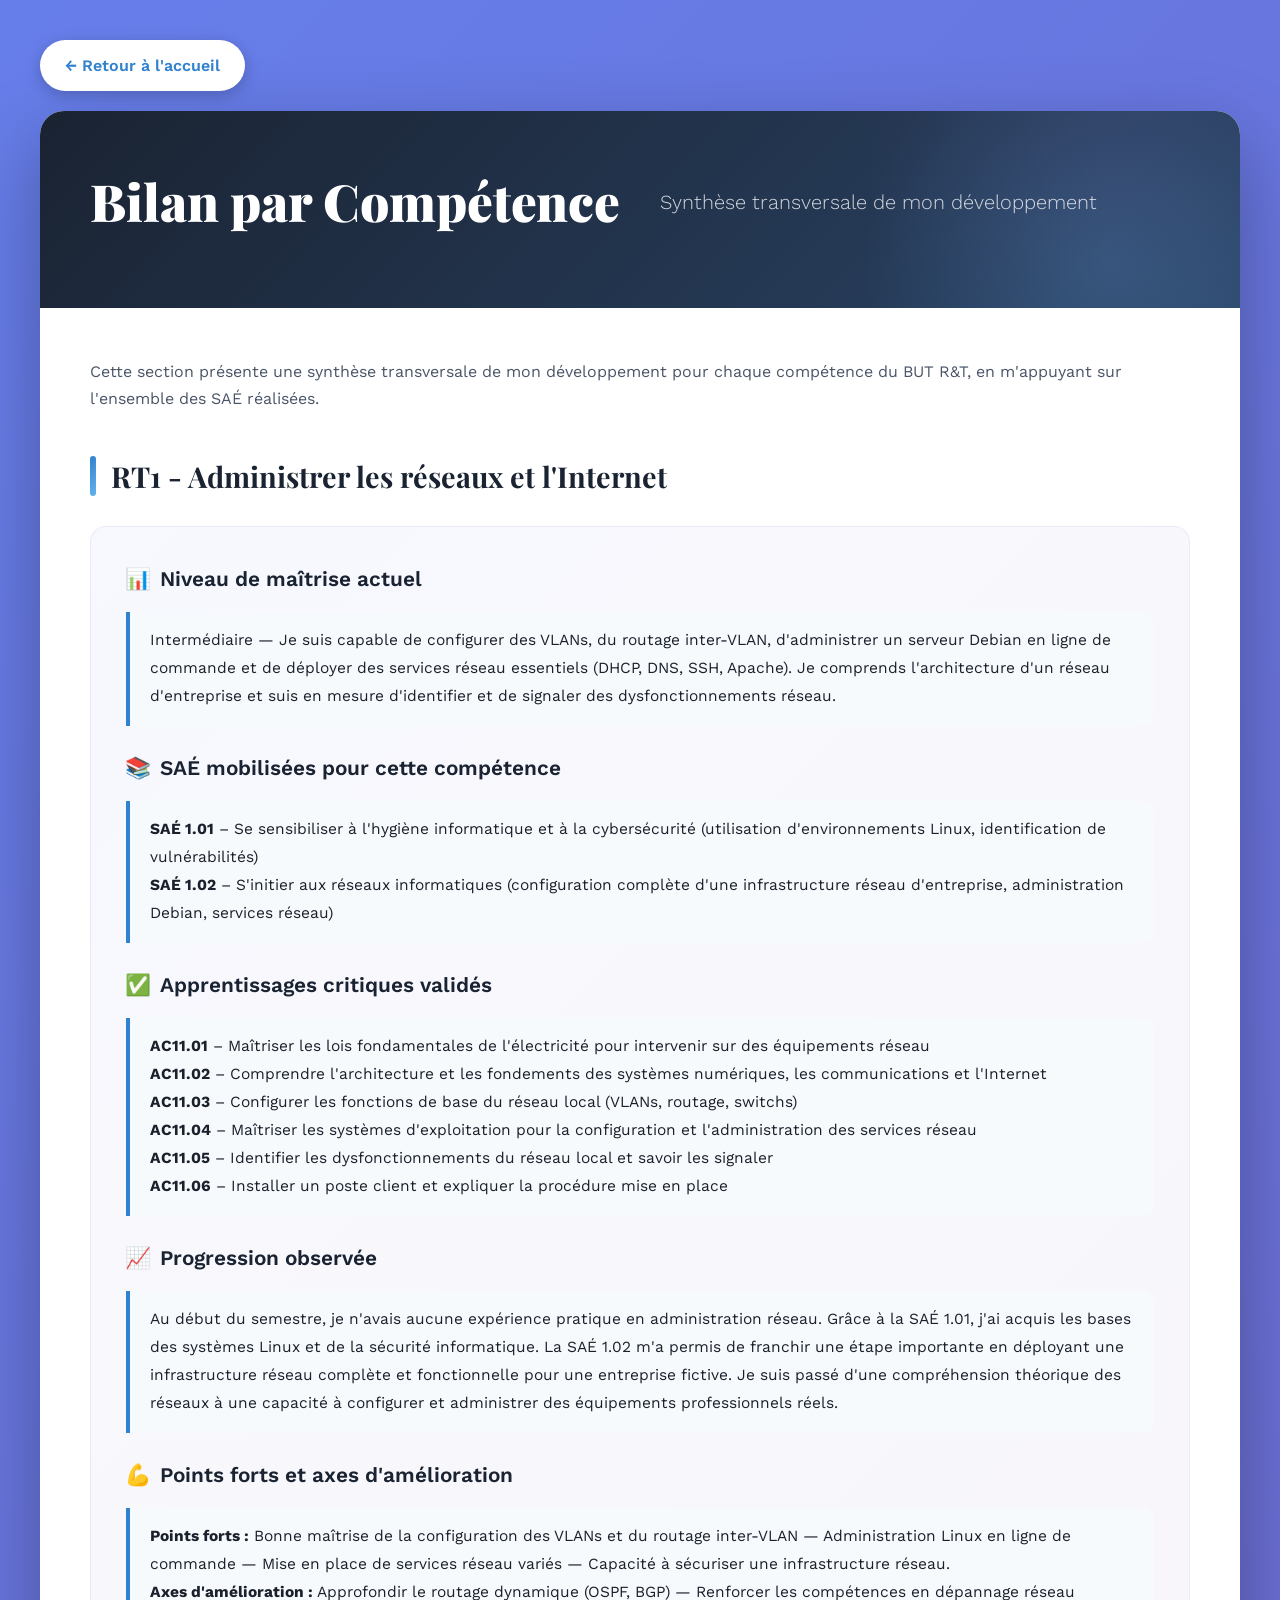
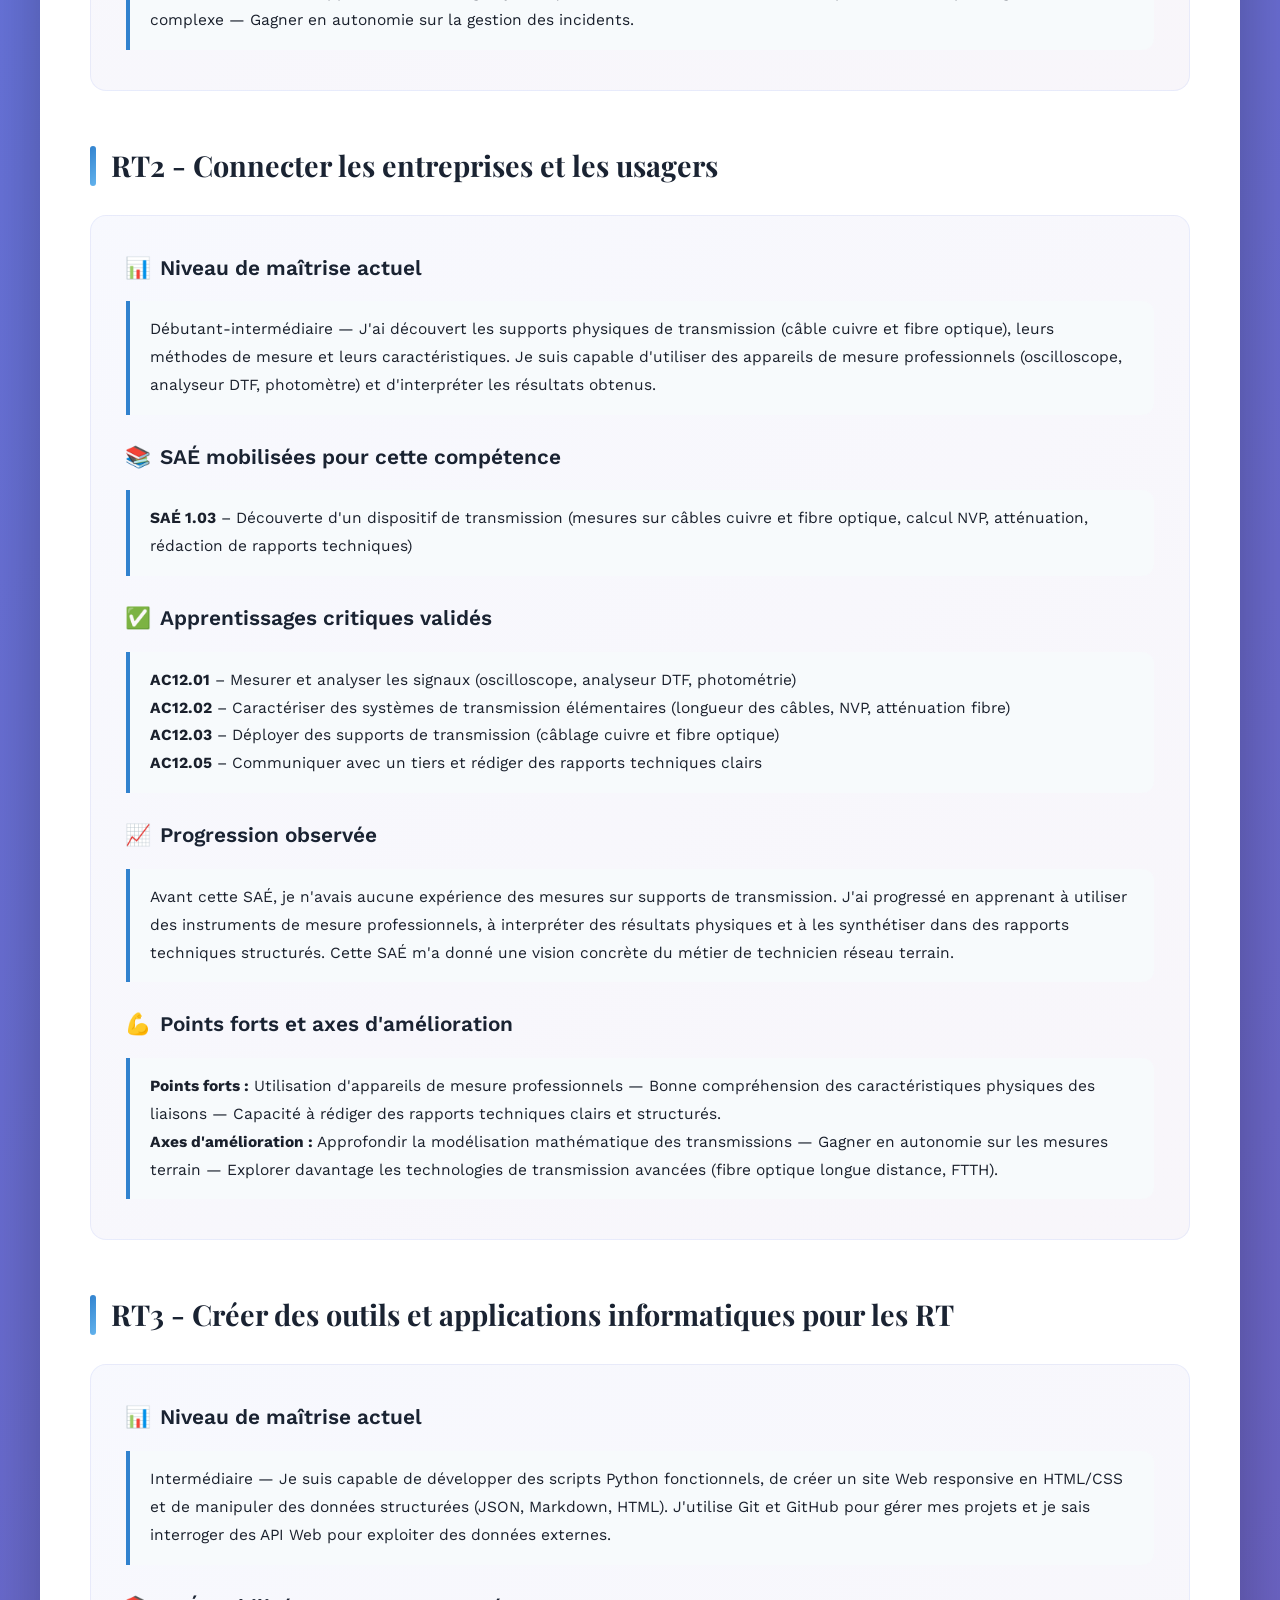
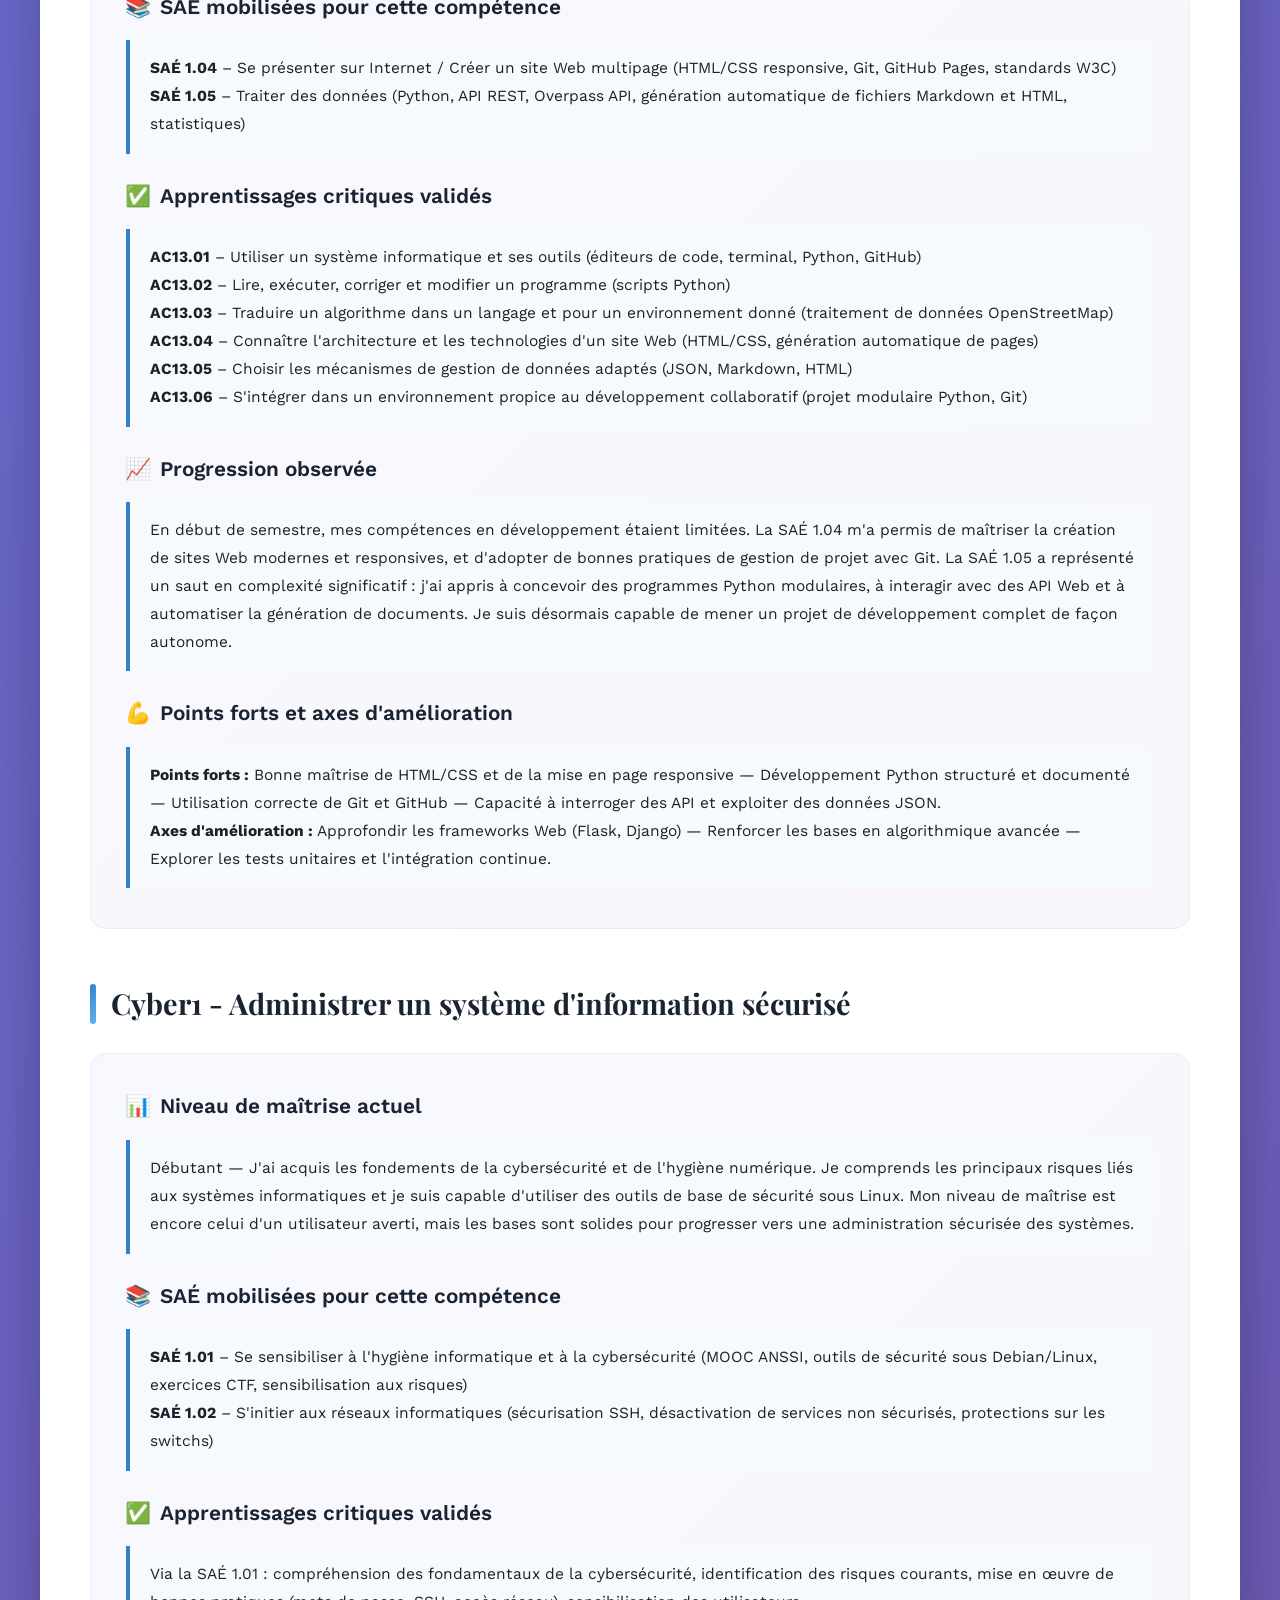
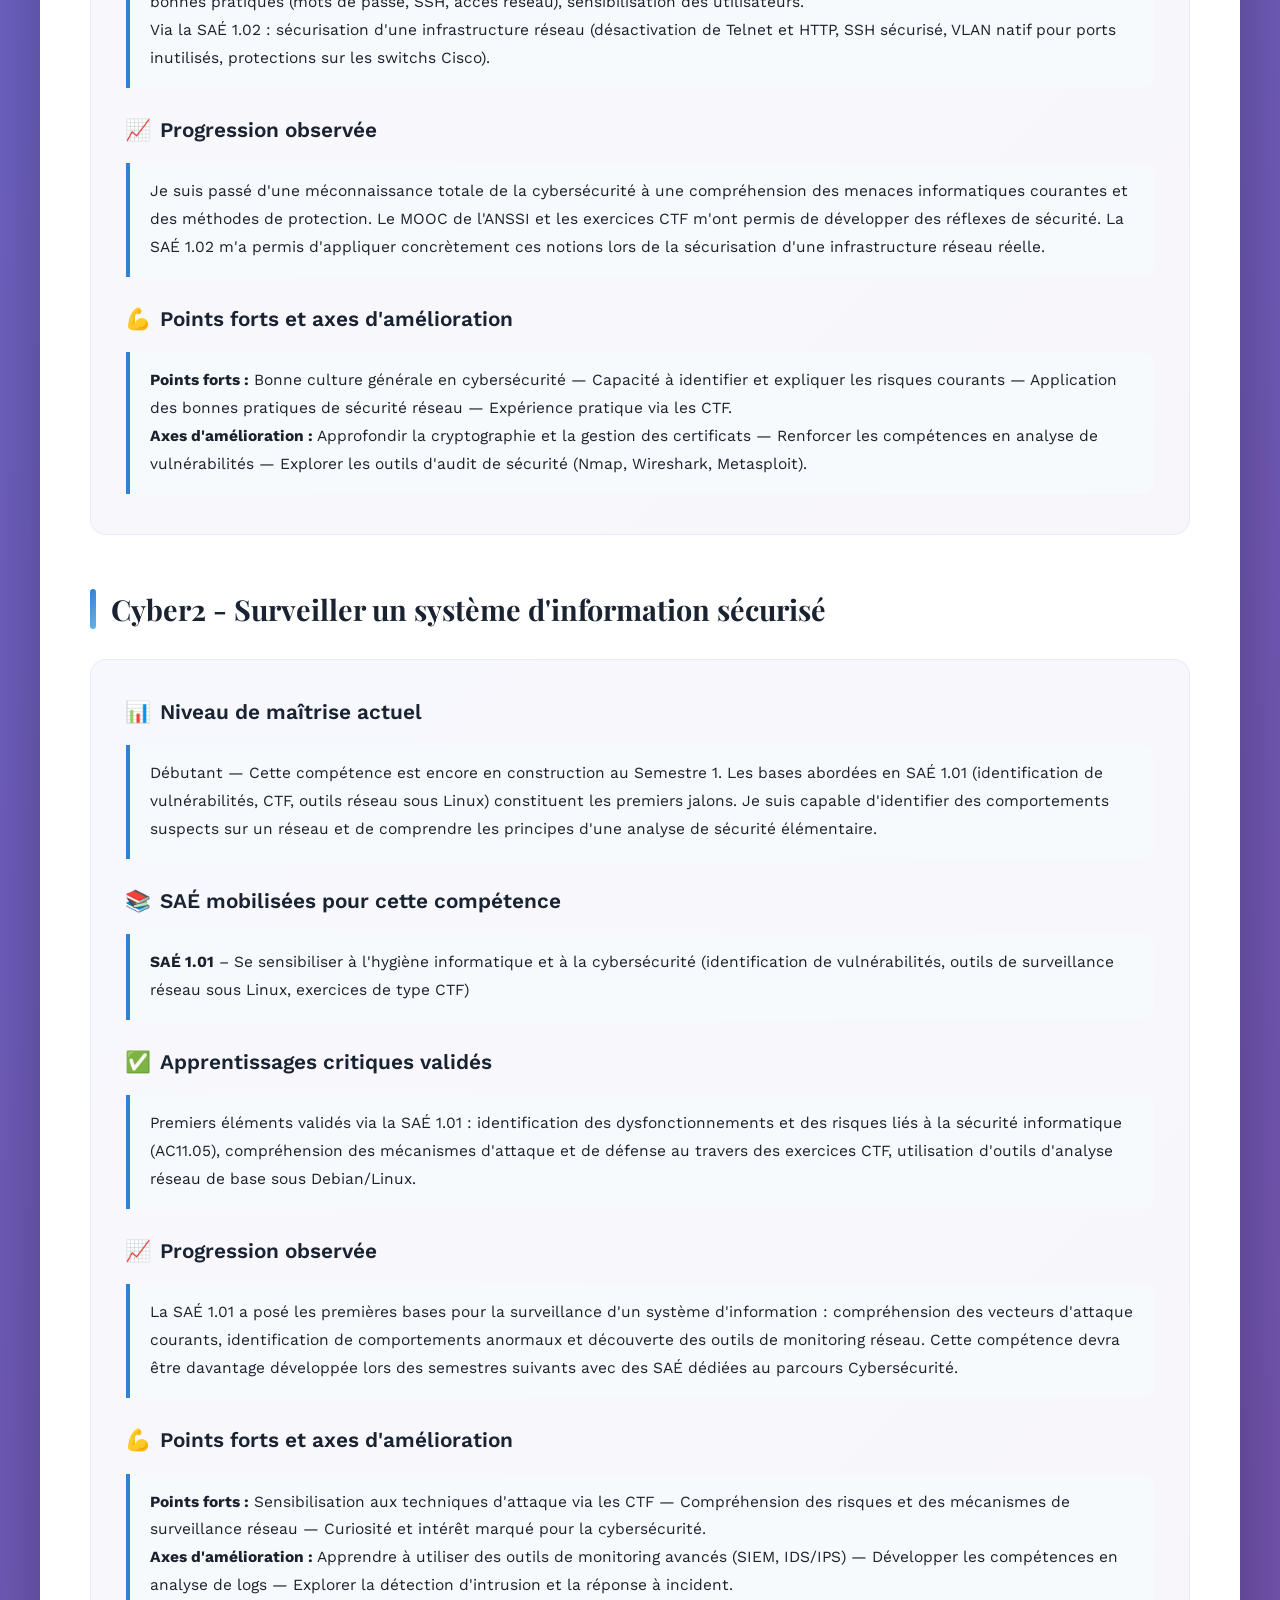
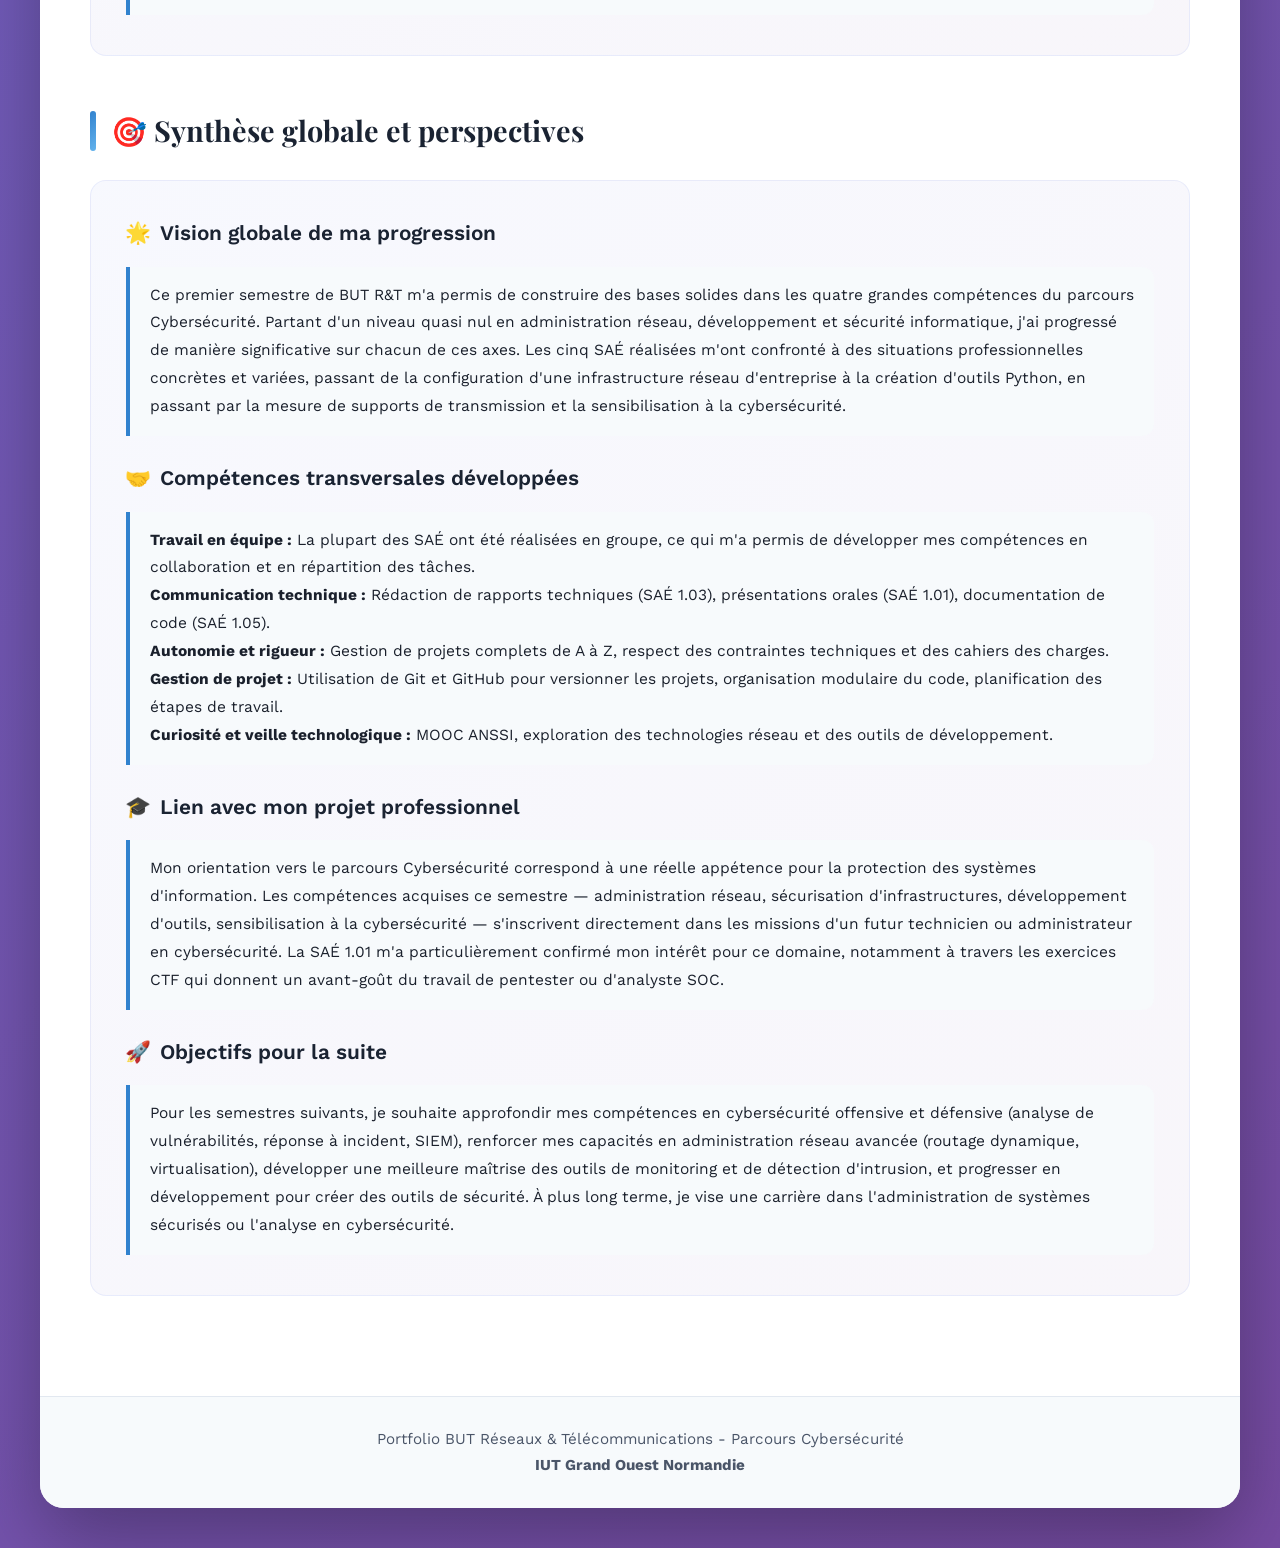
<file: bilan.html>
<!DOCTYPE html>
<html lang="fr">
<head>
    <meta charset="UTF-8">
    <meta name="viewport" content="width=device-width, initial-scale=1.0">
    <title>Bilan par Compétence - Portfolio BUT R&T</title>
    <link href="https://fonts.googleapis.com/css2?family=Playfair+Display:wght@700;900&family=Work+Sans:wght@300;400;500;600&display=swap" rel="stylesheet">
    <link rel="stylesheet" href="style.css">
    <style>
        .bilan-field {
            background: var(--bg-light);
            border-left: 4px solid var(--accent);
            border-radius: 0 12px 12px 0;
            padding: 15px 20px;
            color: var(--text-dark);
            line-height: 1.8;
            font-size: 0.97rem;
            margin-bottom: 5px;
        }
    </style>
</head>
<body>
    <div class="nav-back">
        <a href="index.html" class="back-button">
            ← Retour à l'accueil
        </a>
    </div>

    <div class="container">
        <div class="header">
            <div class="header-content">
                <h1>Bilan par Compétence</h1>
                <p class="subtitle">Synthèse transversale de mon développement</p>
            </div>
        </div>

        <div class="content">
            <p style="color: var(--text-medium); margin-bottom: 40px;">
                Cette section présente une synthèse transversale de mon développement pour chaque compétence du BUT R&T, en m'appuyant sur l'ensemble des SAÉ réalisées.
            </p>


            <!-- ================================================================
                 RT1 - Administrer les réseaux et l'Internet
                 Remplissez chaque champ entre les balises <div class="bilan-field">
                 ================================================================ -->
            <div class="section">
                <h2 class="section-title">RT1 - Administrer les réseaux et l'Internet</h2>
                <div class="analysis-section">

                    <div class="analysis-title">
                        <span class="icon">📊</span>
                        Niveau de maîtrise actuel
                    </div>
                    <div class="bilan-field">
                        Intermédiaire — Je suis capable de configurer des VLANs, du routage inter-VLAN, d'administrer un serveur Debian en ligne de commande et de déployer des services réseau essentiels (DHCP, DNS, SSH, Apache). Je comprends l'architecture d'un réseau d'entreprise et suis en mesure d'identifier et de signaler des dysfonctionnements réseau.
                    </div>

                    <div class="analysis-title" style="margin-top: 25px;">
                        <span class="icon">📚</span>
                        SAÉ mobilisées pour cette compétence
                    </div>
                    <div class="bilan-field">
                        <strong>SAÉ 1.01</strong> – Se sensibiliser à l'hygiène informatique et à la cybersécurité (utilisation d'environnements Linux, identification de vulnérabilités)<br>
                        <strong>SAÉ 1.02</strong> – S'initier aux réseaux informatiques (configuration complète d'une infrastructure réseau d'entreprise, administration Debian, services réseau)
                    </div>

                    <div class="analysis-title" style="margin-top: 25px;">
                        <span class="icon">✅</span>
                        Apprentissages critiques validés
                    </div>
                    <div class="bilan-field">
                        <strong>AC11.01</strong> – Maîtriser les lois fondamentales de l'électricité pour intervenir sur des équipements réseau<br>
                        <strong>AC11.02</strong> – Comprendre l'architecture et les fondements des systèmes numériques, les communications et l'Internet<br>
                        <strong>AC11.03</strong> – Configurer les fonctions de base du réseau local (VLANs, routage, switchs)<br>
                        <strong>AC11.04</strong> – Maîtriser les systèmes d'exploitation pour la configuration et l'administration des services réseau<br>
                        <strong>AC11.05</strong> – Identifier les dysfonctionnements du réseau local et savoir les signaler<br>
                        <strong>AC11.06</strong> – Installer un poste client et expliquer la procédure mise en place
                    </div>

                    <div class="analysis-title" style="margin-top: 25px;">
                        <span class="icon">📈</span>
                        Progression observée
                    </div>
                    <div class="bilan-field">
                        Au début du semestre, je n'avais aucune expérience pratique en administration réseau. Grâce à la SAÉ 1.01, j'ai acquis les bases des systèmes Linux et de la sécurité informatique. La SAÉ 1.02 m'a permis de franchir une étape importante en déployant une infrastructure réseau complète et fonctionnelle pour une entreprise fictive. Je suis passé d'une compréhension théorique des réseaux à une capacité à configurer et administrer des équipements professionnels réels.
                    </div>

                    <div class="analysis-title" style="margin-top: 25px;">
                        <span class="icon">💪</span>
                        Points forts et axes d'amélioration
                    </div>
                    <div class="bilan-field">
                        <strong>Points forts :</strong> Bonne maîtrise de la configuration des VLANs et du routage inter-VLAN — Administration Linux en ligne de commande — Mise en place de services réseau variés — Capacité à sécuriser une infrastructure réseau.<br>
                        <strong>Axes d'amélioration :</strong> Approfondir le routage dynamique (OSPF, BGP) — Renforcer les compétences en dépannage réseau complexe — Gagner en autonomie sur la gestion des incidents.
                    </div>

                </div>
            </div>


            <!-- ================================================================
                 RT2 - Connecter les entreprises et les usagers
                 ================================================================ -->
            <div class="section">
                <h2 class="section-title">RT2 - Connecter les entreprises et les usagers</h2>
                <div class="analysis-section">

                    <div class="analysis-title">
                        <span class="icon">📊</span>
                        Niveau de maîtrise actuel
                    </div>
                    <div class="bilan-field">
                        Débutant-intermédiaire — J'ai découvert les supports physiques de transmission (câble cuivre et fibre optique), leurs méthodes de mesure et leurs caractéristiques. Je suis capable d'utiliser des appareils de mesure professionnels (oscilloscope, analyseur DTF, photomètre) et d'interpréter les résultats obtenus.
                    </div>

                    <div class="analysis-title" style="margin-top: 25px;">
                        <span class="icon">📚</span>
                        SAÉ mobilisées pour cette compétence
                    </div>
                    <div class="bilan-field">
                        <strong>SAÉ 1.03</strong> – Découverte d'un dispositif de transmission (mesures sur câbles cuivre et fibre optique, calcul NVP, atténuation, rédaction de rapports techniques)
                    </div>

                    <div class="analysis-title" style="margin-top: 25px;">
                        <span class="icon">✅</span>
                        Apprentissages critiques validés
                    </div>
                    <div class="bilan-field">
                        <strong>AC12.01</strong> – Mesurer et analyser les signaux (oscilloscope, analyseur DTF, photométrie)<br>
                        <strong>AC12.02</strong> – Caractériser des systèmes de transmission élémentaires (longueur des câbles, NVP, atténuation fibre)<br>
                        <strong>AC12.03</strong> – Déployer des supports de transmission (câblage cuivre et fibre optique)<br>
                        <strong>AC12.05</strong> – Communiquer avec un tiers et rédiger des rapports techniques clairs
                    </div>

                    <div class="analysis-title" style="margin-top: 25px;">
                        <span class="icon">📈</span>
                        Progression observée
                    </div>
                    <div class="bilan-field">
                        Avant cette SAÉ, je n'avais aucune expérience des mesures sur supports de transmission. J'ai progressé en apprenant à utiliser des instruments de mesure professionnels, à interpréter des résultats physiques et à les synthétiser dans des rapports techniques structurés. Cette SAÉ m'a donné une vision concrète du métier de technicien réseau terrain.
                    </div>

                    <div class="analysis-title" style="margin-top: 25px;">
                        <span class="icon">💪</span>
                        Points forts et axes d'amélioration
                    </div>
                    <div class="bilan-field">
                        <strong>Points forts :</strong> Utilisation d'appareils de mesure professionnels — Bonne compréhension des caractéristiques physiques des liaisons — Capacité à rédiger des rapports techniques clairs et structurés.<br>
                        <strong>Axes d'amélioration :</strong> Approfondir la modélisation mathématique des transmissions — Gagner en autonomie sur les mesures terrain — Explorer davantage les technologies de transmission avancées (fibre optique longue distance, FTTH).
                    </div>

                </div>
            </div>


            <!-- ================================================================
                 RT3 - Créer des outils et applications informatiques pour les RT
                 ================================================================ -->
            <div class="section">
                <h2 class="section-title">RT3 - Créer des outils et applications informatiques pour les RT</h2>
                <div class="analysis-section">

                    <div class="analysis-title">
                        <span class="icon">📊</span>
                        Niveau de maîtrise actuel
                    </div>
                    <div class="bilan-field">
                        Intermédiaire — Je suis capable de développer des scripts Python fonctionnels, de créer un site Web responsive en HTML/CSS et de manipuler des données structurées (JSON, Markdown, HTML). J'utilise Git et GitHub pour gérer mes projets et je sais interroger des API Web pour exploiter des données externes.
                    </div>

                    <div class="analysis-title" style="margin-top: 25px;">
                        <span class="icon">📚</span>
                        SAÉ mobilisées pour cette compétence
                    </div>
                    <div class="bilan-field">
                        <strong>SAÉ 1.04</strong> – Se présenter sur Internet / Créer un site Web multipage (HTML/CSS responsive, Git, GitHub Pages, standards W3C)<br>
                        <strong>SAÉ 1.05</strong> – Traiter des données (Python, API REST, Overpass API, génération automatique de fichiers Markdown et HTML, statistiques)
                    </div>

                    <div class="analysis-title" style="margin-top: 25px;">
                        <span class="icon">✅</span>
                        Apprentissages critiques validés
                    </div>
                    <div class="bilan-field">
                        <strong>AC13.01</strong> – Utiliser un système informatique et ses outils (éditeurs de code, terminal, Python, GitHub)<br>
                        <strong>AC13.02</strong> – Lire, exécuter, corriger et modifier un programme (scripts Python)<br>
                        <strong>AC13.03</strong> – Traduire un algorithme dans un langage et pour un environnement donné (traitement de données OpenStreetMap)<br>
                        <strong>AC13.04</strong> – Connaître l'architecture et les technologies d'un site Web (HTML/CSS, génération automatique de pages)<br>
                        <strong>AC13.05</strong> – Choisir les mécanismes de gestion de données adaptés (JSON, Markdown, HTML)<br>
                        <strong>AC13.06</strong> – S'intégrer dans un environnement propice au développement collaboratif (projet modulaire Python, Git)
                    </div>

                    <div class="analysis-title" style="margin-top: 25px;">
                        <span class="icon">📈</span>
                        Progression observée
                    </div>
                    <div class="bilan-field">
                        En début de semestre, mes compétences en développement étaient limitées. La SAÉ 1.04 m'a permis de maîtriser la création de sites Web modernes et responsives, et d'adopter de bonnes pratiques de gestion de projet avec Git. La SAÉ 1.05 a représenté un saut en complexité significatif : j'ai appris à concevoir des programmes Python modulaires, à interagir avec des API Web et à automatiser la génération de documents. Je suis désormais capable de mener un projet de développement complet de façon autonome.
                    </div>

                    <div class="analysis-title" style="margin-top: 25px;">
                        <span class="icon">💪</span>
                        Points forts et axes d'amélioration
                    </div>
                    <div class="bilan-field">
                        <strong>Points forts :</strong> Bonne maîtrise de HTML/CSS et de la mise en page responsive — Développement Python structuré et documenté — Utilisation correcte de Git et GitHub — Capacité à interroger des API et exploiter des données JSON.<br>
                        <strong>Axes d'amélioration :</strong> Approfondir les frameworks Web (Flask, Django) — Renforcer les bases en algorithmique avancée — Explorer les tests unitaires et l'intégration continue.
                    </div>

                </div>
            </div>


            <!-- ================================================================
                 Cyber1 - Administrer un système d'information sécurisé
                 ================================================================ -->
            <div class="section">
                <h2 class="section-title">Cyber1 - Administrer un système d'information sécurisé</h2>
                <div class="analysis-section">

                    <div class="analysis-title">
                        <span class="icon">📊</span>
                        Niveau de maîtrise actuel
                    </div>
                    <div class="bilan-field">
                        Débutant — J'ai acquis les fondements de la cybersécurité et de l'hygiène numérique. Je comprends les principaux risques liés aux systèmes informatiques et je suis capable d'utiliser des outils de base de sécurité sous Linux. Mon niveau de maîtrise est encore celui d'un utilisateur averti, mais les bases sont solides pour progresser vers une administration sécurisée des systèmes.
                    </div>

                    <div class="analysis-title" style="margin-top: 25px;">
                        <span class="icon">📚</span>
                        SAÉ mobilisées pour cette compétence
                    </div>
                    <div class="bilan-field">
                        <strong>SAÉ 1.01</strong> – Se sensibiliser à l'hygiène informatique et à la cybersécurité (MOOC ANSSI, outils de sécurité sous Debian/Linux, exercices CTF, sensibilisation aux risques)<br>
                        <strong>SAÉ 1.02</strong> – S'initier aux réseaux informatiques (sécurisation SSH, désactivation de services non sécurisés, protections sur les switchs)
                    </div>

                    <div class="analysis-title" style="margin-top: 25px;">
                        <span class="icon">✅</span>
                        Apprentissages critiques validés
                    </div>
                    <div class="bilan-field">
                        Via la SAÉ 1.01 : compréhension des fondamentaux de la cybersécurité, identification des risques courants, mise en œuvre de bonnes pratiques (mots de passe, SSH, accès réseau), sensibilisation des utilisateurs.<br>
                        Via la SAÉ 1.02 : sécurisation d'une infrastructure réseau (désactivation de Telnet et HTTP, SSH sécurisé, VLAN natif pour ports inutilisés, protections sur les switchs Cisco).
                    </div>

                    <div class="analysis-title" style="margin-top: 25px;">
                        <span class="icon">📈</span>
                        Progression observée
                    </div>
                    <div class="bilan-field">
                        Je suis passé d'une méconnaissance totale de la cybersécurité à une compréhension des menaces informatiques courantes et des méthodes de protection. Le MOOC de l'ANSSI et les exercices CTF m'ont permis de développer des réflexes de sécurité. La SAÉ 1.02 m'a permis d'appliquer concrètement ces notions lors de la sécurisation d'une infrastructure réseau réelle.
                    </div>

                    <div class="analysis-title" style="margin-top: 25px;">
                        <span class="icon">💪</span>
                        Points forts et axes d'amélioration
                    </div>
                    <div class="bilan-field">
                        <strong>Points forts :</strong> Bonne culture générale en cybersécurité — Capacité à identifier et expliquer les risques courants — Application des bonnes pratiques de sécurité réseau — Expérience pratique via les CTF.<br>
                        <strong>Axes d'amélioration :</strong> Approfondir la cryptographie et la gestion des certificats — Renforcer les compétences en analyse de vulnérabilités — Explorer les outils d'audit de sécurité (Nmap, Wireshark, Metasploit).
                    </div>

                </div>
            </div>


            <!-- ================================================================
                 Cyber2 - Surveiller un système d'information sécurisé
                 ================================================================ -->
            <div class="section">
                <h2 class="section-title">Cyber2 - Surveiller un système d'information sécurisé</h2>
                <div class="analysis-section">

                    <div class="analysis-title">
                        <span class="icon">📊</span>
                        Niveau de maîtrise actuel
                    </div>
                    <div class="bilan-field">
                        Débutant — Cette compétence est encore en construction au Semestre 1. Les bases abordées en SAÉ 1.01 (identification de vulnérabilités, CTF, outils réseau sous Linux) constituent les premiers jalons. Je suis capable d'identifier des comportements suspects sur un réseau et de comprendre les principes d'une analyse de sécurité élémentaire.
                    </div>

                    <div class="analysis-title" style="margin-top: 25px;">
                        <span class="icon">📚</span>
                        SAÉ mobilisées pour cette compétence
                    </div>
                    <div class="bilan-field">
                        <strong>SAÉ 1.01</strong> – Se sensibiliser à l'hygiène informatique et à la cybersécurité (identification de vulnérabilités, outils de surveillance réseau sous Linux, exercices de type CTF)
                    </div>

                    <div class="analysis-title" style="margin-top: 25px;">
                        <span class="icon">✅</span>
                        Apprentissages critiques validés
                    </div>
                    <div class="bilan-field">
                        Premiers éléments validés via la SAÉ 1.01 : identification des dysfonctionnements et des risques liés à la sécurité informatique (AC11.05), compréhension des mécanismes d'attaque et de défense au travers des exercices CTF, utilisation d'outils d'analyse réseau de base sous Debian/Linux.
                    </div>

                    <div class="analysis-title" style="margin-top: 25px;">
                        <span class="icon">📈</span>
                        Progression observée
                    </div>
                    <div class="bilan-field">
                        La SAÉ 1.01 a posé les premières bases pour la surveillance d'un système d'information : compréhension des vecteurs d'attaque courants, identification de comportements anormaux et découverte des outils de monitoring réseau. Cette compétence devra être davantage développée lors des semestres suivants avec des SAÉ dédiées au parcours Cybersécurité.
                    </div>

                    <div class="analysis-title" style="margin-top: 25px;">
                        <span class="icon">💪</span>
                        Points forts et axes d'amélioration
                    </div>
                    <div class="bilan-field">
                        <strong>Points forts :</strong> Sensibilisation aux techniques d'attaque via les CTF — Compréhension des risques et des mécanismes de surveillance réseau — Curiosité et intérêt marqué pour la cybersécurité.<br>
                        <strong>Axes d'amélioration :</strong> Apprendre à utiliser des outils de monitoring avancés (SIEM, IDS/IPS) — Développer les compétences en analyse de logs — Explorer la détection d'intrusion et la réponse à incident.
                    </div>

                </div>
            </div>


            <!-- ================================================================
                 SYNTHÈSE GLOBALE ET PERSPECTIVES
                 ================================================================ -->
            <div class="section">
                <h2 class="section-title">🎯 Synthèse globale et perspectives</h2>
                <div class="analysis-section">

                    <div class="analysis-title">
                        <span class="icon">🌟</span>
                        Vision globale de ma progression
                    </div>
                    <div class="bilan-field">
                        Ce premier semestre de BUT R&T m'a permis de construire des bases solides dans les quatre grandes compétences du parcours Cybersécurité. Partant d'un niveau quasi nul en administration réseau, développement et sécurité informatique, j'ai progressé de manière significative sur chacun de ces axes. Les cinq SAÉ réalisées m'ont confronté à des situations professionnelles concrètes et variées, passant de la configuration d'une infrastructure réseau d'entreprise à la création d'outils Python, en passant par la mesure de supports de transmission et la sensibilisation à la cybersécurité.
                    </div>

                    <div class="analysis-title" style="margin-top: 25px;">
                        <span class="icon">🤝</span>
                        Compétences transversales développées
                    </div>
                    <div class="bilan-field">
                        <strong>Travail en équipe :</strong> La plupart des SAÉ ont été réalisées en groupe, ce qui m'a permis de développer mes compétences en collaboration et en répartition des tâches.<br>
                        <strong>Communication technique :</strong> Rédaction de rapports techniques (SAÉ 1.03), présentations orales (SAÉ 1.01), documentation de code (SAÉ 1.05).<br>
                        <strong>Autonomie et rigueur :</strong> Gestion de projets complets de A à Z, respect des contraintes techniques et des cahiers des charges.<br>
                        <strong>Gestion de projet :</strong> Utilisation de Git et GitHub pour versionner les projets, organisation modulaire du code, planification des étapes de travail.<br>
                        <strong>Curiosité et veille technologique :</strong> MOOC ANSSI, exploration des technologies réseau et des outils de développement.
                    </div>

                    <div class="analysis-title" style="margin-top: 25px;">
                        <span class="icon">🎓</span>
                        Lien avec mon projet professionnel
                    </div>
                    <div class="bilan-field">
                        Mon orientation vers le parcours Cybersécurité correspond à une réelle appétence pour la protection des systèmes d'information. Les compétences acquises ce semestre — administration réseau, sécurisation d'infrastructures, développement d'outils, sensibilisation à la cybersécurité — s'inscrivent directement dans les missions d'un futur technicien ou administrateur en cybersécurité. La SAÉ 1.01 m'a particulièrement confirmé mon intérêt pour ce domaine, notamment à travers les exercices CTF qui donnent un avant-goût du travail de pentester ou d'analyste SOC.
                    </div>

                    <div class="analysis-title" style="margin-top: 25px;">
                        <span class="icon">🚀</span>
                        Objectifs pour la suite
                    </div>
                    <div class="bilan-field">
                        Pour les semestres suivants, je souhaite approfondir mes compétences en cybersécurité offensive et défensive (analyse de vulnérabilités, réponse à incident, SIEM), renforcer mes capacités en administration réseau avancée (routage dynamique, virtualisation), développer une meilleure maîtrise des outils de monitoring et de détection d'intrusion, et progresser en développement pour créer des outils de sécurité. À plus long terme, je vise une carrière dans l'administration de systèmes sécurisés ou l'analyse en cybersécurité.
                    </div>

                </div>
            </div>

        </div>

        <div class="footer">
            <p class="footer-text">
                Portfolio BUT Réseaux & Télécommunications - Parcours Cybersécurité<br>
                <strong>IUT Grand Ouest Normandie</strong>
            </p>
        </div>
    </div>

    <script>
        // Animation au scroll
        const observer = new IntersectionObserver((entries) => {
            entries.forEach(entry => {
                if (entry.isIntersecting) {
                    entry.target.style.opacity = '1';
                    entry.target.style.transform = 'translateY(0)';
                }
            });
        }, { threshold: 0.1 });

        document.querySelectorAll('.section').forEach(section => {
            observer.observe(section);
        });
    </script>
</body>
</html>
</file>
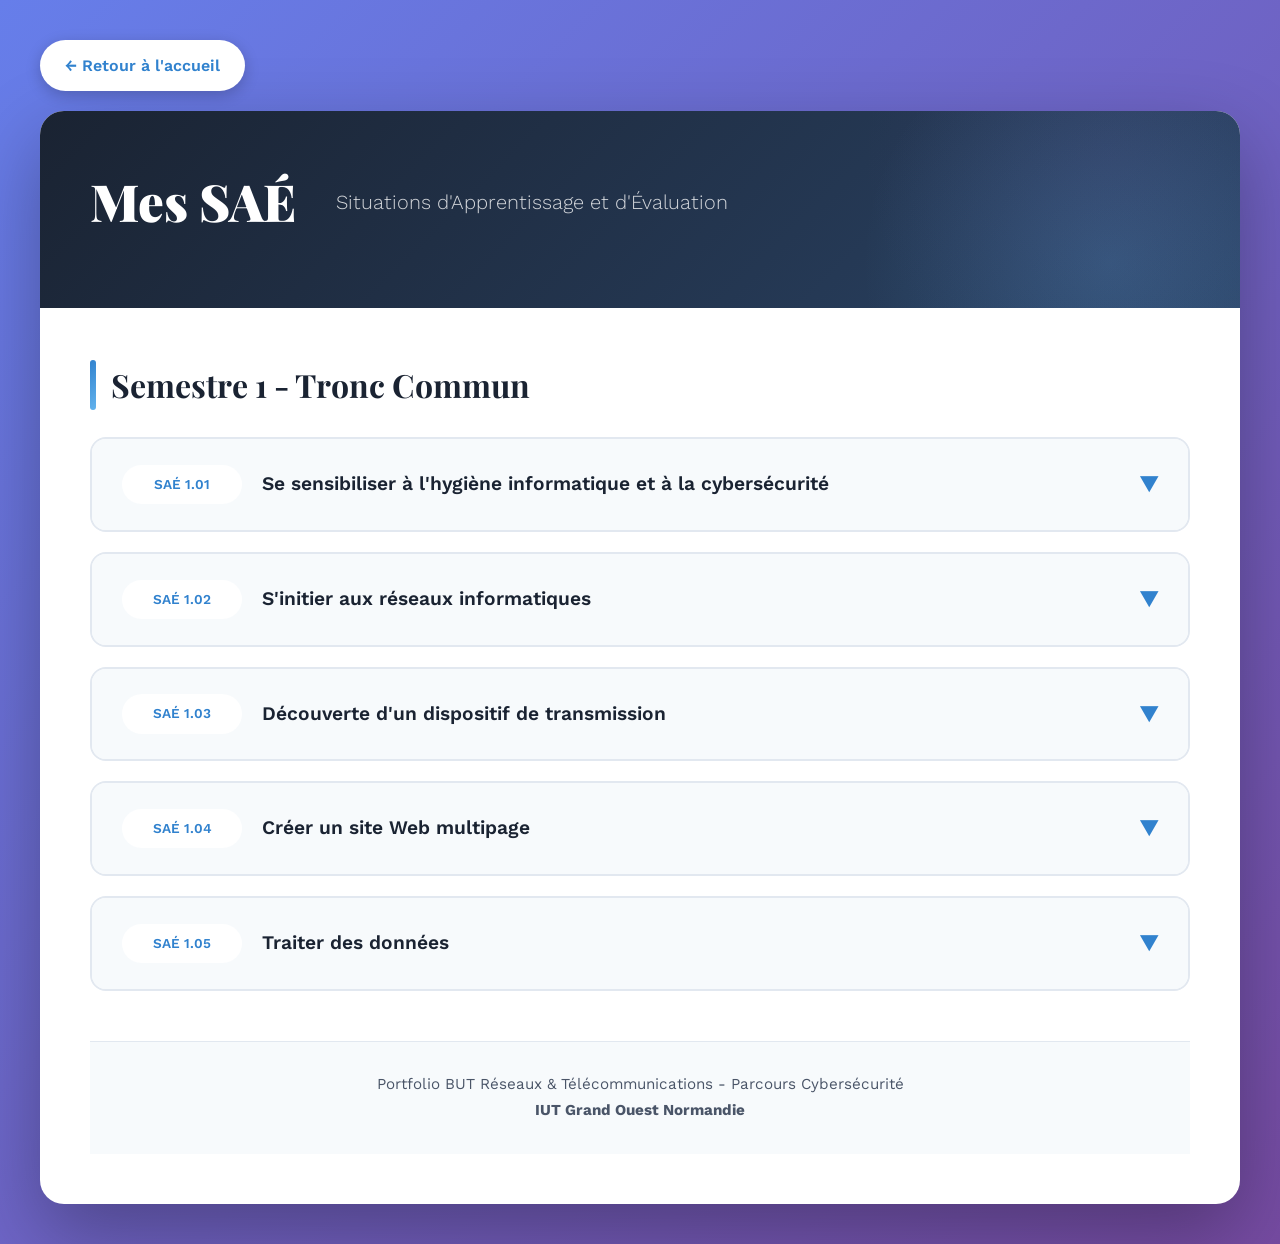
<file: liste-sae.html>
<!DOCTYPE html>

<html lang="fr">
<head>
<meta charset="utf-8"/>
<meta content="width=device-width, initial-scale=1.0" name="viewport"/>
<title>Mes SAÉ - Portfolio BUT R&amp;T</title>
<link href="https://fonts.googleapis.com/css2?family=Playfair+Display:wght@700;900&amp;family=Work+Sans:wght@300;400;500;600&amp;display=swap" rel="stylesheet"/>
<link href="style.css" rel="stylesheet"/>
<style>
        .sae-accordion {
            background: white;
            border: 2px solid var(--border);
            border-radius: 16px;
            margin-bottom: 20px;
            overflow: hidden;
            transition: all 0.3s ease;
        }

        .sae-accordion:hover {
            border-color: var(--accent-light);
            box-shadow: 0 4px 12px rgba(49, 130, 206, 0.1);
        }

        .accordion-header {
            padding: 25px 30px;
            cursor: pointer;
            display: flex;
            justify-content: space-between;
            align-items: center;
            background: var(--bg-light);
            transition: all 0.3s ease;
            user-select: none;
        }

        .accordion-header:hover {
            background: rgba(99, 179, 237, 0.1);
        }

        .accordion-header.active {
            background: linear-gradient(135deg, var(--accent) 0%, var(--accent-light) 100%);
        }

        .accordion-header.active .accordion-title,
        .accordion-header.active .accordion-code {
            color: white;
        }

        .accordion-header.active .accordion-icon {
            color: white;
            transform: rotate(180deg);
        }

        .accordion-left {
            display: flex;
            align-items: center;
            gap: 20px;
            flex: 1;
        }

        .accordion-code {
            background: white;
            color: var(--accent);
            padding: 8px 15px;
            border-radius: 20px;
            font-size: 0.85rem;
            font-weight: 600;
            min-width: 120px;
            text-align: center;
        }

        .accordion-header.active .accordion-code {
            background: rgba(255, 255, 255, 0.3);
            color: white;
        }

        .accordion-title {
            font-size: 1.2rem;
            font-weight: 600;
            color: var(--primary);
            flex: 1;
        }

        .accordion-icon {
            font-size: 1.5rem;
            color: var(--accent);
            transition: transform 0.3s ease;
        }

        .accordion-content {
            max-height: 0;
            overflow: hidden;
            transition: max-height 0.4s ease;
        }

        .accordion-content.active {
            max-height: 10000px;
        }

        .accordion-body {
            padding: 30px;
        }

        .sae-field {
            margin-bottom: 25px;
        }

        .sae-field-label {
            display: block;
            font-weight: 600;
            color: var(--primary);
            margin-bottom: 10px;
            font-size: 0.95rem;
        }

        .sae-field-value {
            background: var(--bg-light);
            border-left: 4px solid var(--accent);
            border-radius: 0 12px 12px 0;
            padding: 15px 20px;
            color: var(--text-dark);
            line-height: 1.8;
            font-size: 0.97rem;
        }

        .competences-tags {
            display: flex;
            flex-wrap: wrap;
            gap: 10px;
            margin-top: 5px;
        }

        .competence-tag {
            background: linear-gradient(135deg, var(--accent) 0%, var(--accent-light) 100%);
            color: white;
            padding: 6px 14px;
            border-radius: 20px;
            font-size: 0.85rem;
            font-weight: 600;
        }

        /* ── Système d'onglets ── */
        .sae-tabs {
            display: flex;
            border-bottom: 2px solid var(--border);
            margin-bottom: 25px;
            gap: 4px;
        }

        .sae-tab-btn {
            padding: 10px 20px;
            border: none;
            background: transparent;
            cursor: pointer;
            font-family: inherit;
            font-size: 0.9rem;
            font-weight: 600;
            color: var(--text-muted, #718096);
            border-bottom: 3px solid transparent;
            margin-bottom: -2px;
            border-radius: 8px 8px 0 0;
            transition: all 0.2s ease;
        }

        .sae-tab-btn:hover {
            background: rgba(99, 179, 237, 0.08);
            color: var(--accent);
        }

        .sae-tab-btn.active {
            color: var(--accent);
            border-bottom-color: var(--accent);
            background: rgba(99, 179, 237, 0.08);
        }

        .sae-tab-panel {
            display: none;
        }

        .sae-tab-panel.active {
            display: block;
        }

        /* ── Auto-évaluation ── */
        .autoeval-section {
            margin-bottom: 28px;
        }

        .autoeval-section-title {
            font-weight: 700;
            color: var(--primary);
            font-size: 1rem;
            margin-bottom: 14px;
            display: flex;
            align-items: center;
            gap: 8px;
        }

        .autoeval-section-title::before {
            content: '';
            display: inline-block;
            width: 4px;
            height: 18px;
            background: linear-gradient(135deg, var(--accent), var(--accent-light));
            border-radius: 2px;
        }

        .rating-row {
            display: flex;
            align-items: center;
            justify-content: space-between;
            padding: 10px 16px;
            background: var(--bg-light);
            border-radius: 10px;
            margin-bottom: 8px;
            gap: 16px;
            flex-wrap: wrap;
        }

        .rating-label {
            font-size: 0.92rem;
            color: var(--text-dark);
            flex: 1;
            min-width: 160px;
        }

        .rating-stars {
            display: flex;
            gap: 4px;
        }

        .star {
            font-size: 1.3rem;
            color: #CBD5E0;
            cursor: default;
            line-height: 1;
        }

        .star.filled {
            color: #F6AD55;
        }



        .note-globale-display {
            display: flex;
            align-items: center;
            gap: 10px;
            padding: 12px 18px;
            background: linear-gradient(135deg, rgba(99,179,237,0.1), rgba(49,130,206,0.05));
            border: 1px solid rgba(99,179,237,0.3);
            border-radius: 12px;
            margin-bottom: 20px;
        }

        .note-globale-display .note-val {
            font-size: 2rem;
            font-weight: 900;
            color: var(--accent);
            line-height: 1;
        }

        .note-globale-display .note-label {
            font-size: 0.85rem;
            color: var(--text-muted, #718096);
        }

        /* ── Descriptions des preuves ── */
        .proof-item {
            background: var(--bg-light);
            border: 1px solid var(--border);
            border-radius: 12px;
            padding: 14px 16px;
            margin-bottom: 14px;
        }

        .proof-item:last-child {
            margin-bottom: 0;
        }

        .proof-item-header {
            margin-bottom: 10px;
        }

        .proof-description-label {
            font-size: 0.82rem;
            font-weight: 600;
            color: var(--text-muted, #718096);
            margin-bottom: 5px;
            display: block;
        }

        .proof-description-text {
            background: white;
            border-left: 3px solid var(--accent-light);
            border-radius: 0 8px 8px 0;
            padding: 10px 14px;
            color: var(--text-dark);
            font-size: 0.92rem;
            line-height: 1.7;
            font-style: italic;
            color: #718096;
        }

        /* ── Images dans les traces et preuves ── */
        .proof-item-header img {
            max-height: none !important;
            height: auto;
        }
        .proof-item {
            overflow: visible;
        }
        .sae-field-value img {
            display: block;
            max-width: 100%;
            width: auto;
            max-height: 300px;
            object-fit: contain;
            border-radius: 10px;
            margin: 10px 0;
            box-shadow: 0 2px 8px rgba(0, 0, 0, 0.12);
        }

        .sae-field-value img + img {
            margin-top: 12px;
        }

        @media (min-width: 600px) {
            .sae-field-value .images-grid {
                display: flex;
                flex-wrap: wrap;
                gap: 12px;
            }
            .sae-field-value .images-grid img {
                flex: 1 1 calc(50% - 6px);
                max-width: calc(50% - 6px);
                margin: 0;
            }
        }
    </style>
</head>
<body>
<div class="nav-back">
<a class="back-button" href="index.html">
            ← Retour à l'accueil
        </a>
</div>
<div class="container">
<div class="header">
<div class="header-content">
<h1>Mes SAÉ</h1>
<p class="subtitle">Situations d'Apprentissage et d'Évaluation</p>
</div>
</div>
<div class="content">
<div class="semester-section">
<h2 class="semester-title">Semestre 1 - Tronc Commun</h2>
<!-- ─── SAÉ S1 - N°1 ──────────────────────────────────────── -->
<div class="sae-accordion">
<div class="accordion-header" onclick="toggleAccordion(this)">
<div class="accordion-left">
<span class="accordion-code">SAÉ 1.01</span>
<span class="accordion-title">Se sensibiliser à l'hygiène informatique et à la cybersécurité</span>
</div>
<span class="accordion-icon">▼</span>
</div>
<div class="accordion-content">
<div class="accordion-body"><div class="sae-tabs">
<button class="sae-tab-btn active" onclick="switchTab(this, 'sae101-presentation')">📋 Présentation</button>
<button class="sae-tab-btn" onclick="switchTab(this, 'sae101-autoeval')">📊 Analyse &amp; Auto-évaluation</button>
</div><div class="sae-tab-panel active" id="sae101-presentation">
<div class="sae-field">
<span class="sae-field-label">Contexte et objectifs</span>
<div class="sae-field-value">
                                    Dans le cadre de la SAÉ 1.01 « Se sensibiliser à l'hygiène informatique et à la cybersécurité », l'objectif était de découvrir les bonnes pratiques de sécurité numérique et de comprendre les bases de la cybersécurité.
                                    Le projet reposait sur plusieurs activités : une autoformation via le MOOC de l'ANSSI, un travail de recherche en groupe sur une thématique liée à la cybersécurité, ainsi qu'une mise en pratique sous forme de TP et de défis type Capture The Flag (CTF).
                                    L'objectif final était d'être capable de sensibiliser des utilisateurs non spécialistes aux bonnes pratiques de sécurité informatique.
                                </div>
</div>
<div class="sae-field">
<span class="sae-field-label">Compétences mobilisées</span>
<div class="competences-tags">
<span class="competence-tag">Sensibilisation à la cybersécurité</span>
<span class="competence-tag">Recherche et analyse d'informations techniques</span>
<span class="competence-tag">Travail collaboratif en groupe</span>
<span class="competence-tag">Présentation orale et communication technique</span>
<span class="competence-tag">Outils de sécurité informatique sous Linux/Debian</span>
<span class="competence-tag">Mécanismes de sécurité réseau</span>
<span class="competence-tag">Veille et bonnes pratiques en hygiène numérique</span>
</div>
</div>
<div class="sae-field">
<span class="sae-field-label">Apprentissages Critiques (AC)</span>
<div class="sae-field-value">
<strong>RT1 – Administrer les réseaux et l'Internet — Niveau 1 – Assister l'administrateur du réseau</strong><br/><br/>
<strong>AC11.02</strong> Comprendre l'architecture et les fondements des systèmes numériques, les principes du codage de l'information, des communications et de l'Internet
                                    → Compréhension du fonctionnement des systèmes numériques et des bases de la cybersécurité.<br/><br/>
<strong>AC11.04</strong> Maîtriser les rôles et les principes fondamentaux des systèmes d'exploitation afin d'interagir avec ceux-ci pour la configuration et l'administration des réseaux et services fournis
                                    → Utilisation d'environnements Linux et découverte des outils réseau et systèmes.<br/><br/>
<strong>AC11.05</strong> Identifier les dysfonctionnements du réseau local et savoir les signaler
                                    → Identification de vulnérabilités et compréhension des risques liés à la sécurité informatique.
                                </div>
</div>
<div class="sae-field">
<span class="sae-field-label">Situation et rôle</span>
<div class="sae-field-value">
                                    J'ai travaillé au sein d'un groupe chargé d'étudier une thématique liée à la cybersécurité (mots de passe, accès SSH ou découverte réseau selon le sujet choisi).
                                    Mon rôle consistait à effectuer des recherches techniques, tester différents outils de sécurité, participer à la rédaction d'une notice collaborative, préparer une présentation orale, et mettre en pratique certaines notions lors des TP et exercices CTF.
                                </div>
</div>
<div class="sae-field">
<span class="sae-field-label">Démarche et actions</span>
<div class="sae-field-value">
                                    Suivi du MOOC de l'ANSSI sur l'hygiène numérique — Réalisation des quiz et préparation du QCM final — Constitution du groupe et répartition des tâches — Recherche documentaire sur la thématique attribuée — Expérimentation d'outils de cybersécurité sous Debian/Linux — Rédaction d'un document technique collaboratif — Préparation de supports de présentation (diapositives) — Présentation orale du travail réalisé — Participation aux exercices pratiques de type Capture The Flag
                                </div>
</div>
<div class="sae-field">
<span class="sae-field-label">Déroulé du projet</span>
<div class="sae-field-value">
                                    Le projet s’est déroulé de telle sorte que nous avons réparti les recherches sur le protocole SSH afin de les regrouper ensuite dans un diaporama pour préparer le passage à l’oral.

                                    En parallèle, nous avons travaillé sur le MOOC de l’ANSSI afin d’obtenir la certification.
                                </div>
</div>
<div class="sae-field">
<span class="sae-field-label">Résultats obtenus</span>
<div class="sae-field-value">
                                    Le projet a permis d'acquérir les bases de l'hygiène informatique et de la cybersécurité. Le groupe a produit une documentation technique claire et une présentation orale expliquant les recherches et expérimentations réalisées. Les activités pratiques ont permis de mieux comprendre les mécanismes de sécurité et les risques liés aux systèmes informatiques.
                                </div>
</div>
<div class="sae-field">
<span class="sae-field-label">Points forts</span>
<div class="sae-field-value">
                                    Travail collaboratif efficace — Découverte concrète des outils de cybersécurité — Bonne compréhension des bonnes pratiques numériques — Expérience pratique grâce aux exercices CTF — Développement des compétences de communication orale — Sensibilisation aux enjeux de sécurité informatique
                                </div>
</div>
<div class="sae-field">
<span class="sae-field-label">Difficultés rencontrées</span>
<div class="sae-field-value">
                                    Cette SAÉ nous a montré à quel point nous étions débutants, n’étant pas du tout familiarisés avec le matériel et le système d’exploitation utilisés. Le manque d’expérience nous a fait défaut.
                                </div>
</div>
<div class="sae-field">
<span class="sae-field-label">Apprentissages et compétences développées</span>
<div class="sae-field-value">
                                    Cette SAÉ m'a permis de développer mes connaissances en cybersécurité et en hygiène numérique. J'ai appris à adopter de bonnes pratiques de sécurité, comprendre les risques informatiques courants, utiliser des outils réseau et de sécurité sous Linux, travailler efficacement en groupe, présenter des informations techniques à l'oral, et réaliser des recherches techniques de manière autonome.
                                </div>
</div>
<div class="sae-field">
<span class="sae-field-label">Traces et preuves</span>
<div class="sae-field-value">
<div class="proof-item">
  <div class="proof-item-header proof-item-link">
    <small><a href="Documents/SSH_diapo_LOT_B.pdf" download="SSH_diapo_LOT_B.pdf">⬇ Télécharger le diaporama SSH</a></small>
  </div>
  <span class="proof-description-label">📝 Description</span>
  <div class="proof-description-text">Comme vous pouvez le voir sur le diapo les Slide 5 et 13 se ressemble du à un manque de communication les deux personnes concerner on fais la même chose alors que la slide 13 aurais du traiter d'un autre sujet.</div>
</div>
</div>
</div>
</div><div class="sae-tab-panel" id="sae101-autoeval">
<div class="autoeval-section">
<div class="autoeval-section-title">Évaluation des compétences</div>
<div class="rating-row">
<span class="rating-label">Maîtrise technique</span>
<div class="rating-stars" data-key="sae101-maitrise" data-rating="4">
<span class="star">★</span><span class="star">★</span><span class="star">★</span><span class="star">★</span><span class="star">★</span>
</div>
</div>
<div class="rating-row">
<span class="rating-label">Investissement personnel</span>
<div class="rating-stars" data-key="sae101-investissement" data-rating="5">
<span class="star">★</span><span class="star">★</span><span class="star">★</span><span class="star">★</span><span class="star">★</span>
</div>
</div>
<div class="rating-row">
<span class="rating-label">Travail en équipe</span>
<div class="rating-stars" data-key="sae101-equipe" data-rating="3">
<span class="star">★</span><span class="star">★</span><span class="star">★</span><span class="star">★</span><span class="star">★</span>
</div>
</div>
<div class="rating-row">
<span class="rating-label">Qualité du rendu</span>
<div class="rating-stars" data-key="sae101-qualite" data-rating="4">
<span class="star">★</span><span class="star">★</span><span class="star">★</span><span class="star">★</span><span class="star">★</span>
</div>
</div>
</div>
<div class="autoeval-section">
<div class="autoeval-section-title">Analyse réflexive</div>
<div class="sae-field">
<span class="sae-field-label">Ce que j'ai bien réussi</span>
<div class="sae-field-value">
    Ce que j’ai bien réussi, c’est trouver et utiliser les informations sur les options que comporte le protocole SSH.
</div>
</div>
<div class="sae-field">
<span class="sae-field-label">Ce que je ferais différemment</span>
<div class="sae-field-value">
    Ce que je ferais différemment, c’est davantage aider mes camarades sur leur partie, ayant bien réussi la mienne efficacement et rapidement.
</div>
</div>
<div class="sae-field">
<span class="sae-field-label">Axes de progression identifiés</span>
<div class="sae-field-value">
    L’axe à travailler est le travail en équipe, notamment aider mes camarades même lorsqu’ils ne le demandent pas.
</div>
</div>
</div>
</div></div>
</div>
</div>
<!-- ─── Fin SAÉ S1 - N°1 ──────────────────────────────────── -->
<!-- ─── SAÉ S1 - N°2 ──────────────────────────────────────── -->
<div class="sae-accordion">
<div class="accordion-header" onclick="toggleAccordion(this)">
<div class="accordion-left">
<span class="accordion-code">SAÉ 1.02</span>
<span class="accordion-title">S'initier aux réseaux informatiques</span>
</div>
<span class="accordion-icon">▼</span>
</div>
<div class="accordion-content">
<div class="accordion-body"><div class="sae-tabs">
<button class="sae-tab-btn active" onclick="switchTab(this, 'sae102-presentation')">📋 Présentation</button>
<button class="sae-tab-btn" onclick="switchTab(this, 'sae102-autoeval')">📊 Analyse &amp; Auto-évaluation</button>
</div><div class="sae-tab-panel active" id="sae102-presentation">
<div class="sae-field">
<span class="sae-field-label">Contexte et objectifs</span>
<div class="sae-field-value">
                                    Dans le cadre de la SAÉ 1.02 « S'initier aux réseaux informatiques », l'objectif était de concevoir et mettre en œuvre une infrastructure réseau complète pour une entreprise fictive nommée Fibre&amp;Company.
                                    L'entreprise souhaitait moderniser son réseau afin d'améliorer ses performances, sa sécurité et sa capacité à accueillir un plus grand nombre d'utilisateurs.
                                    Le projet consistait à configurer des équipements réseau (switchs, routeur, serveur Debian virtualisé), mettre en place des VLANs, des services réseau et différents mécanismes de sécurité, puis vérifier le bon fonctionnement de l'ensemble de l'infrastructure.
                                </div>
</div>
<div class="sae-field">
<span class="sae-field-label">Compétences mobilisées</span>
<div class="competences-tags">
<span class="competence-tag">Configuration de réseaux locaux (LAN)</span>
<span class="competence-tag">Administration de switchs et routeurs Cisco</span>
<span class="competence-tag">Mise en œuvre de VLANs et routage inter-VLAN</span>
<span class="competence-tag">Administration système sous Linux/Debian</span>
<span class="competence-tag">Gestion des services réseau (DHCP, DNS, SMB, Apache, SSH)</span>
<span class="competence-tag">Virtualisation et gestion de machines virtuelles</span>
<span class="competence-tag">Sécurisation des équipements réseau</span>
</div>
</div>
<div class="sae-field">
<span class="sae-field-label">Apprentissages Critiques (AC)</span>
<div class="sae-field-value">
<strong>RT1 – Administrer les réseaux et l'Internet — Niveau 1 – Assister l'administrateur du réseau</strong><br/><br/>
<strong>AC11.01</strong> Maîtriser les lois fondamentales de l'électricité afin d'intervenir sur des équipements de réseaux et télécommunications
                                    → Compréhension du fonctionnement physique des équipements réseau.<br/><br/>
<strong>AC11.02</strong> Comprendre l'architecture et les fondements des systèmes numériques, les principes du codage de l'information, des communications et de l'Internet
                                    → Étude de l'architecture d'un réseau d'entreprise et des communications réseau.<br/><br/>
<strong>AC11.03</strong> Configurer les fonctions de base du réseau local
                                    → Configuration des VLANs, du routage, des switchs et des services réseau.<br/><br/>
<strong>AC11.04</strong> Maîtriser les rôles et les principes fondamentaux des systèmes d'exploitation afin d'interagir avec ceux-ci pour la configuration et l'administration des réseaux et services fournis
                                    → Administration d'un serveur Debian et configuration des services réseau.<br/><br/>
<strong>AC11.05</strong> Identifier les dysfonctionnements du réseau local et savoir les signaler
                                    → Réalisation de tests réseau et diagnostic des problèmes de connectivité.<br/><br/>
<strong>AC11.06</strong> Installer un poste client, expliquer la procédure mise en place
                                    → Installation et configuration des postes et machines virtuelles.
                                </div>
</div>
<div class="sae-field">
<span class="sae-field-label">Situation et rôle</span>
<div class="sae-field-value">
                                    J'ai travaillé en tant qu'administrateur réseau junior chargé de déployer un prototype d'infrastructure réseau pour l'entreprise Fibre&amp;Company.
                                    Mon rôle consistait à configurer les équipements réseau, mettre en place les VLANs et le routage, installer et administrer le serveur Debian, configurer les services réseau, renforcer la sécurité de l'infrastructure, et réaliser des tests de fonctionnement et de performances.
                                </div>
</div>
<div class="sae-field">
<span class="sae-field-label">Démarche et actions</span>
<div class="sae-field-value">
                                    Étude du cahier des charges et de l'architecture réseau demandée — Création du plan d'adressage IPv4 et découpage des VLANs — Configuration des switchs Cisco (VLAN, RSTP, agrégation de liens, DHCP) — Mise en place du routage inter-VLAN et du routage vers Internet — Installation d'une machine virtuelle Debian sans interface graphique — Partitionnement et configuration des systèmes de fichiers Linux — Création automatisée des comptes utilisateurs — Installation et configuration des services : DHCP, DNS (Bind9), partage SMB, serveur web Apache2, SSH sécurisé — Mise en œuvre des mécanismes de sécurité réseau : désactivation de Telnet et HTTP, sécurisation SSH, VLAN natif pour ports inutilisés, protections sur les switchs — Réalisation des tests réseau et vérification des fonctionnalités
                                </div>
</div>
<div class="sae-field">
<span class="sae-field-label">Déroulé du projet</span>
<div class="sae-field-value">
                                    Le déroulement du projet SEA-1.02 a débuté par une analyse détaillée du projet afin de mieux répartir le travail. Une fois cela fait, chacun a pris en charge un élément à programmer, comme le routeur, les switchs, les switchs L2/L3 ainsi que le serveur Proxmox avec la machine virtuelle installée dessus.

                                    Nous avons mis la VM un peu de côté au début afin d’être sûrs d’avoir une infrastructure réseau fonctionnelle. Ensuite, j’ai directement mis en place le service TFTP sur la VM, ce qui nous permettait de sauvegarder les configurations du routeur et des switchs, car sinon il aurait fallu tout refaire à chaque fois.

                                    Une fois l’architecture réseau terminée et fonctionnelle, nous l’avons connectée à la box Internet de l’IUT afin que n’importe quel PC de notre réseau puisse avoir accès à Internet.

                                    Nous avons terminé par finaliser la configuration de la VM et essayer de la connecter à notre réseau. Enfin, la notation de la maquette a eu lieu juste après, ce qui a marqué la fin du projet.
                                </div>
</div>
<div class="sae-field">
<span class="sae-field-label">Résultats obtenus</span>
<div class="sae-field-value">
                                    Le projet a permis de mettre en place une infrastructure réseau fonctionnelle et sécurisée répondant aux besoins de l'entreprise fictive. Les VLANs, le routage inter-VLAN et les différents services réseau ont été configurés avec succès. Le serveur Debian a été correctement déployé et les mécanismes de sécurité ont renforcé la protection de l'infrastructure. Les différents tests réalisés ont permis de valider le bon fonctionnement du réseau et des services.
                                </div>
</div>
<div class="sae-field">
<span class="sae-field-label">Points forts</span>
<div class="sae-field-value">
                                    Infrastructure réseau complète et cohérente — Bonne segmentation du réseau avec les VLANs — Mise en œuvre de services réseau variés — Utilisation concrète des équipements Cisco — Renforcement de la sécurité réseau — Découverte approfondie de l'administration Linux — Validation du projet grâce à des tests techniques
                                </div>
</div>
<div class="sae-field">
<span class="sae-field-label">Difficultés rencontrées</span>
<div class="sae-field-value">
                                    Cette SAÉ nous a montré à quel point nous étions débutants. Le manque de connaissances, notamment sur l’utilisation des machines virtuelles (VM) et des services utilisés comme SAMBA, nous a énormément mis en difficulté. Il y a également le fait d’utiliser des serveurs Proxmox, qui ont nécessité une installation particulière ainsi qu’un câblage spécifique.
                                </div>
</div>
<div class="sae-field">
<span class="sae-field-label">Apprentissages et compétences développées</span>
<div class="sae-field-value">
                                    Cette SAÉ m'a permis de développer mes compétences en réseaux et en administration système. J'ai appris à configurer des switchs et routeurs Cisco, mettre en place des VLANs et du routage, administrer un serveur Debian, configurer des services réseau professionnels, sécuriser une infrastructure informatique, réaliser des tests de connectivité et de performances, et travailler de manière plus autonome sur un projet technique complexe.
                                </div>
</div>
<div class="sae-field">
<span class="sae-field-label">Traces et preuves</span>
<div class="sae-field-value">
<div class="proof-item">
  <div class="proof-item-header" style="display:flex;gap:12px;flex-wrap:wrap;">
    <img alt="Baie" src="lien_inter_baie.jpg" style="flex:1;min-width:0;max-height:200px;width:100%;object-fit:contain;border-radius:8px;"/>
    <img alt="Serveur Proxmox" src="serveur_promox.jpg" style="flex:1;min-width:0;max-height:200px;width:100%;object-fit:contain;border-radius:8px;"/>
  </div>
  <span class="proof-description-label">📝 Description</span>
  <div class="proof-description-text">La difficulté sur cette sae à était la VM car longue et compliqué mais ce qui m'a vraiment mis en difficulté c'est le branchement à réaliser au niveau du serveur PROMOX. Car au début du projet les profs m'ont montrer un branchement pour avoir en un point la box et PROMOX en même temps au meême endroit ce qui était parfait pour le début du projet. Sauf qu'arriver à un certain endroit du projet il faut que le branchement es uniquement le serveur PROMOX et c'est nottre routeur qui dois être connecter à la box. C'est le routeur qui apporte tous l'internet à la maquette y compris pour le serveur PROMOX. Cependant il fallait faire un cablage trés préçis qui était expliquer dans la documentation des serveurs PROMOX mais c'était pas clair du tous le shéma de montage corresponder pas du tous, j'ai donc pas reussi cette partie.</div>
</div>
</div>
</div>
</div><div class="sae-tab-panel" id="sae102-autoeval">
<div class="autoeval-section">
<div class="autoeval-section-title">Évaluation des compétences</div>
<div class="rating-row">
<span class="rating-label">Maîtrise technique</span>
<div class="rating-stars" data-key="sae102-maitrise" data-rating="4">
<span class="star">★</span><span class="star">★</span><span class="star">★</span><span class="star">★</span><span class="star">★</span>
</div>
</div>
<div class="rating-row">
<span class="rating-label">Investissement personnel</span>
<div class="rating-stars" data-key="sae102-investissement" data-rating="5">
<span class="star">★</span><span class="star">★</span><span class="star">★</span><span class="star">★</span><span class="star">★</span>
</div>
</div>
<div class="rating-row">
<span class="rating-label">Travail en équipe</span>
<div class="rating-stars" data-key="sae102-equipe" data-rating="5">
<span class="star">★</span><span class="star">★</span><span class="star">★</span><span class="star">★</span><span class="star">★</span>
</div>
</div>
<div class="rating-row">
<span class="rating-label">Qualité du rendu</span>
<div class="rating-stars" data-key="sae102-qualite" data-rating="4">
<span class="star">★</span><span class="star">★</span><span class="star">★</span><span class="star">★</span><span class="star">★</span>
</div>
</div>
</div>
<div class="autoeval-section">
<div class="autoeval-section-title">Analyse réflexive</div>
<div class="sae-field">
<span class="sae-field-label">Ce que j'ai bien réussi</span>
<div class="sae-field-value">
    Ce que j’ai bien réussi, c’est le câblage du mini-système réseau d’entreprise, qui s’est avéré complexe mais réalisable assez facilement en prenant suffisamment de recul sur la maquette réalisée.
</div>
</div>
<div class="sae-field">
<span class="sae-field-label">Ce que je ferais différemment</span>
<div class="sae-field-value">
    Ce que je ferais différemment, c’est d’attaquer la partie VM plus tôt et plus sérieusement, car je ne réalisais pas la quantité de travail à fournir pour la rendre opérationnelle avec tout ce qui était demandé.
</div>
</div>
<div class="sae-field">
<span class="sae-field-label">Axes de progression identifiés</span>
<div class="sae-field-value">
    Il faut que je réfléchisse mieux à la répartition des efforts fournis sur les différentes tâches à réaliser lors d’un projet.
Il faut que je prenne plus de recul afin de mieux concentrer mes efforts aux bons endroits.
</div>
</div>
</div>
</div></div>
</div>
</div>
<!-- ─── Fin SAÉ S1 - N°2 ──────────────────────────────────── -->
<!-- ─── SAÉ S1 - N°3 ──────────────────────────────────────── -->
<div class="sae-accordion">
<div class="accordion-header" onclick="toggleAccordion(this)">
<div class="accordion-left">
<span class="accordion-code">SAÉ 1.03</span>
<span class="accordion-title">Découverte d'un dispositif de transmission</span>
</div>
<span class="accordion-icon">▼</span>
</div>
<div class="accordion-content">
<div class="accordion-body"><div class="sae-tabs">
<button class="sae-tab-btn active" onclick="switchTab(this, 'sae103-presentation')">📋 Présentation</button>
<button class="sae-tab-btn" onclick="switchTab(this, 'sae103-autoeval')">📊 Analyse &amp; Auto-évaluation</button>
</div><div class="sae-tab-panel active" id="sae103-presentation">
<div class="sae-field">
<span class="sae-field-label">Contexte et objectifs</span>
<div class="sae-field-value">
                                    Dans le cadre de la SAÉ 1.03 « Découverte d'un dispositif de transmission », l'objectif était d'étudier les supports physiques de transmission utilisés dans les réseaux : les câbles cuivre et la fibre optique.
                                    Le projet avait pour but de comprendre les méthodes de mesure et de caractérisation des supports de transmission, comme cela est réalisé dans le domaine professionnel avec des équipements de certification réseau.
                                    Les travaux réalisés combinaient des manipulations pratiques, des mesures physiques, une étude documentaire, la rédaction de rapports techniques, et un QCM final portant sur l'ensemble de la SAÉ.
                                </div>
</div>
<div class="sae-field">
<span class="sae-field-label">Compétences mobilisées</span>
<div class="competences-tags">
<span class="competence-tag">Analyse de signaux et mesures physiques</span>
<span class="competence-tag">Utilisation d'appareils de mesure électroniques</span>
<span class="competence-tag">Étude des supports de transmission cuivre et fibre optique</span>
<span class="competence-tag">Calculs de propagation et d'atténuation</span>
<span class="competence-tag">Lecture et exploitation de documents techniques</span>
<span class="competence-tag">Rédaction de rapports techniques</span>
<span class="competence-tag">Travail en groupe et expérimentation pratique</span>
</div>
</div>
<div class="sae-field">
<span class="sae-field-label">Apprentissages Critiques (AC)</span>
<div class="sae-field-value">
<strong>RT2 – Connecter les entreprises et les usagers — Niveau 1 : Découvrir les transmissions et la ToIP</strong><br/><br/>
<strong>AC12.01</strong> Mesurer et analyser les signaux
                                    → Réalisation de mesures avec un oscilloscope, un analyseur DTF et des outils de photométrie pour analyser les caractéristiques des supports de transmission.<br/><br/>
<strong>AC12.02</strong> Caractériser des systèmes de transmission élémentaires et découvrir la modélisation mathématique de leur fonctionnement
                                    → Calcul de la longueur des câbles, mesure du temps de propagation, détermination de la NVP et étude de l'atténuation des liaisons fibre optique.<br/><br/>
<strong>AC12.03</strong> Déployer des supports de transmission
                                    → Manipulation et câblage de liaisons cuivre et fibre optique lors des travaux pratiques et du projet.<br/><br/>
<strong>AC12.05</strong> Communiquer avec un tiers (client, collaborateur...) et adapter son discours et sa langue à son interlocuteur
                                    → Rédaction de rapports techniques clairs et présentation des résultats de mesures obtenus pendant les expérimentations.
                                </div>
</div>
<div class="sae-field">
<span class="sae-field-label">Situation et rôle</span>
<div class="sae-field-value">
                                    J'ai travaillé au sein d'un groupe chargé de réaliser des mesures et d'analyser différents supports de transmission réseau.
                                    Mon rôle consistait à effectuer les manipulations pratiques, utiliser les appareils de mesure, calculer les caractéristiques physiques des liaisons, analyser les résultats obtenus, et participer à la rédaction des rapports techniques.
                                </div>
</div>
<div class="sae-field">
<span class="sae-field-label">Démarche et actions</span>
<div class="sae-field-value">
                                    Étude des documents techniques et préparation d'une fiche de synthèse — Réalisation de mesures DTF sur des câbles coaxiaux et Ethernet — Utilisation d'un GBF et d'un oscilloscope pour mesurer le temps de propagation des impulsions — Calcul de la longueur des câbles et de leur NVP — Réalisation d'une liaison fibre optique — Mesure de l'atténuation par photométrie sur fibre optique — Analyse et comparaison des résultats obtenus — Rédaction des deux rapports techniques demandés — Préparation du QCM final sur les notions étudiées
                                </div>
</div>
<div class="sae-field">
<span class="sae-field-label">Déroulé du projet</span>
<div class="sae-field-value">
                                    Le déroulement du projet s’est fait de manière à ce que nous réalisions le TP en priorité afin de réviser pour le contrôle final avec les heures restantes. Nous avons directement commencé par le TP sur la fibre, car le matériel était disponible.

                                    Nous avons effectué les mesures sur la fibre et appris à manipuler le matériel afin de comparer les valeurs obtenues avec nos calculs théoriques d’atténuation du signal. Une fois cela fait, nous avons réalisé les mesures avec les câbles Ethernet RJ45.

                                    Nous avons ensuite rédigé les comptes rendus puis révisé avec les heures restantes pour le contrôle final.
                                </div>
</div>
<div class="sae-field">
<span class="sae-field-label">Résultats obtenus</span>
<div class="sae-field-value">
                                    Le projet a permis de comprendre les principes de transmission sur câble cuivre et fibre optique ainsi que les méthodes de mesure utilisées dans le domaine professionnel.
                                    Les manipulations réalisées ont permis d'obtenir des mesures cohérentes concernant la longueur des câbles, la vitesse de propagation des signaux et l'atténuation d'une liaison fibre optique.
                                    Les rapports techniques ont synthétisé les résultats et les méthodes utilisées pendant les expérimentations.
                                </div>
</div>
<div class="sae-field">
<span class="sae-field-label">Points forts</span>
<div class="sae-field-value">
                                    Mise en pratique concrète des notions théoriques — Utilisation d'appareils de mesure professionnels — Bonne compréhension des supports de transmission — Développement des compétences d'analyse et de calcul — Travail collaboratif efficace — Rédaction de rapports techniques structurés
                                </div>
</div>
<div class="sae-field">
<span class="sae-field-label">Difficultés rencontrées</span>
<div class="sae-field-value">
                                    Cette SAÉ nous a montré notre manque de connaissances sur la fibre optique et ses manipulations si précises et délicates. Il y a aussi eu un problème d’organisation, car nous avons dû dénuder les câbles Ethernet par nos propres moyens. Ce n’était pas compliqué en soi, mais cela nous a fait perdre du temps qui n’était pas prévu.
                                </div>
</div>
<div class="sae-field">
<span class="sae-field-label">Apprentissages et compétences développées</span>
<div class="sae-field-value">
                                    Cette SAÉ m'a permis de développer mes compétences en transmission et en mesures réseau. J'ai appris à utiliser un oscilloscope et un analyseur DTF, mesurer les caractéristiques d'un câble réseau, analyser la propagation des signaux, comprendre les principes de la fibre optique, interpréter des résultats de mesures techniques, et rédiger des rapports techniques professionnels.
                                </div>
</div>
<div class="sae-field">
<span class="sae-field-label">Traces et preuves</span>
<div class="sae-field-value">
<div class="proof-item">
  <div class="proof-item-header proof-item-link">
    <small><a href="Documents/compte_rendu_tp_ethernet_SAE13.pdf" download="compte_rendu_tp_ethernet_SAE13.pdf">⬇ Télécharger le rapport DTF</a></small>
  </div>
  <span class="proof-description-label">📝 Description</span>
  <div class="proof-description-text">Comme vous pouvez le voir dans le compte rendu ethernet les cablage réaliser est plutot compliquer car il faut dénuder les cables et choisir la bonne paire et surtout la même car sinon ça marche pas, c'est pas simple.</div>
</div>
<div class="proof-item">
  <div class="proof-item-header proof-item-link">
    <small><a href="Documents/compte_rendu_tp_ethernet_SAE13.pdf" download="compte_rendu_tp_ethernet_SAE13.pdf">⬇ Télécharger le compte rendu fibre optique</a></small>
  </div>
  <span class="proof-description-label">📝 Description</span>
  <div class="proof-description-text">Ce qui est compliquer c'est faire le montage où il faut tous le temps nettoyer car à la moindre saleter ou impurter gène le signal et donne de movaise mesure. Dans notre cas nous avions pas d'exemple donc on ne savais pas si le montage était mauvais avec nos mesures ou si nos calcul était mauvais. On a donc comparé avec d'autre groupe pour voir que le montage était bien mais certaine j'artierre fibre était trop sale.</div>
</div>
</div>
</div>
</div><div class="sae-tab-panel" id="sae103-autoeval">
<div class="autoeval-section">
<div class="autoeval-section-title">Évaluation des compétences</div>
<div class="rating-row">
<span class="rating-label">Maîtrise technique</span>
<div class="rating-stars" data-key="sae103-maitrise" data-rating="4">
<span class="star">★</span><span class="star">★</span><span class="star">★</span><span class="star">★</span><span class="star">★</span>
</div>
</div>
<div class="rating-row">
<span class="rating-label">Investissement personnel</span>
<div class="rating-stars" data-key="sae103-investissement" data-rating="5">
<span class="star">★</span><span class="star">★</span><span class="star">★</span><span class="star">★</span><span class="star">★</span>
</div>
</div>
<div class="rating-row">
<span class="rating-label">Travail en équipe</span>
<div class="rating-stars" data-key="sae103-equipe" data-rating="4">
<span class="star">★</span><span class="star">★</span><span class="star">★</span><span class="star">★</span><span class="star">★</span>
</div>
</div>
<div class="rating-row">
<span class="rating-label">Qualité du rendu</span>
<div class="rating-stars" data-key="sae103-qualite" data-rating="5">
<span class="star">★</span><span class="star">★</span><span class="star">★</span><span class="star">★</span><span class="star">★</span>
</div>
</div>
</div>
<div class="autoeval-section">
<div class="autoeval-section-title">Analyse réflexive</div>
<div class="sae-field">
<span class="sae-field-label">Ce que j'ai bien réussi</span>
<div class="sae-field-value">
    Ce que j’ai bien réussi, c’est de mettre en pratique les connaissances mises à disposition pour apprendre comment fonctionnent la fibre et le câble RJ45 (Ethernet).
</div>
</div>
<div class="sae-field">
<span class="sae-field-label">Ce que je ferais différemment</span>
<div class="sae-field-value">
    Ce que je ferais différemment, c’est déléguer un peu plus de tâches à mes camarades.
</div>
</div>
<div class="sae-field">
<span class="sae-field-label">Axes de progression identifiés</span>
<div class="sae-field-value">
    L’axe de progression est le travail en équipe, dans lequel, durant cette SAE, j’aurais dû davantage partager le travail et en faire moins moi-même.
</div>
</div>
</div>
</div></div>
</div>
</div>
<!-- ─── Fin SAÉ S1 - N°3 ──────────────────────────────────── -->
<!-- ─── SAÉ S1 - N°4 ──────────────────────────────────────── -->
<div class="sae-accordion">
<div class="accordion-header" onclick="toggleAccordion(this)">
<div class="accordion-left">
<span class="accordion-code">SAÉ 1.04</span>
<span class="accordion-title">Créer un site Web multipage</span>
</div>
<span class="accordion-icon">▼</span>
</div>
<div class="accordion-content">
<div class="accordion-body"><div class="sae-tabs">
<button class="sae-tab-btn active" onclick="switchTab(this, 'sae104-presentation')">📋 Présentation</button>
<button class="sae-tab-btn" onclick="switchTab(this, 'sae104-autoeval')">📊 Analyse &amp; Auto-évaluation</button>
</div><div class="sae-tab-panel active" id="sae104-presentation">
<div class="sae-field">
<span class="sae-field-label">Contexte et objectifs</span>
<div class="sae-field-value">
                                    Dans le cadre de la SAÉ 1.04, l'objectif était de concevoir et développer un site Web multipage en HTML et CSS. Le thème du site étant libre, cela permettait de créer un projet personnel autour d'un centre d'intérêt (sport, jeux vidéo, musique, voyage, etc.).
                                    Le projet devait respecter plusieurs contraintes techniques : création d'un site responsive, utilisation de Flexbox et/ou CSS Grid, respect des standards du Web (validation W3C), prise en compte de l'accessibilité numérique (WCAG 2.0 AA) et mise en ligne du projet via GitHub Pages.
                                </div>
</div>
<div class="sae-field">
<span class="sae-field-label">Compétences mobilisées</span>
<div class="competences-tags">
<span class="competence-tag">Développement Web HTML5 et CSS3</span>
<span class="competence-tag">Mise en page responsive (Flexbox / CSS Grid)</span>
<span class="competence-tag">Gestion de versions avec Git et GitHub</span>
<span class="competence-tag">Hébergement sur GitHub Pages</span>
<span class="competence-tag">Normes du Web et accessibilité</span>
<span class="competence-tag">Conception d'interface utilisateur</span>
<span class="competence-tag">Organisation d'un projet Web multipage</span>
</div>
</div>
<div class="sae-field">
<span class="sae-field-label">Apprentissages Critiques (AC)</span>
<div class="sae-field-value">
<strong>RT3 – Créer des outils et des applications informatiques pour les R&amp;T — Niveau 1 – S'intégrer dans un service informatique</strong><br/><br/>
<strong>AC13.01</strong> Utiliser un système informatique et ses outils
                                    → Utilisation d'éditeurs de code, GitHub et outils de validation Web.<br/><br/>
<strong>AC13.04</strong> Connaître l'architecture et les technologies d'un site Web
                                    → Développement d'un site Web responsive en HTML/CSS avec mise en page moderne.
                                </div>
</div>
<div class="sae-field">
<span class="sae-field-label">Situation et rôle</span>
<div class="sae-field-value">
                                    J'ai travaillé en tant que développeur Web débutant chargé de concevoir et réaliser un site Web complet.
                                    Mon rôle consistait à imaginer le design du site, développer les différentes pages, intégrer les contenus, rendre le site responsive, tester et corriger les erreurs HTML/CSS, et publier le projet sur GitHub Pages.
                                </div>
</div>
<div class="sae-field">
<span class="sae-field-label">Démarche et actions</span>
<div class="sae-field-value">
                                    Choix du thème et définition de l'arborescence du site — Réalisation des maquettes et choix de la charte graphique — Création des pages HTML : accueil, contenu principal et page "À propos" — Mise en forme avec CSS en utilisant Flexbox et CSS Grid — Ajout d'animations CSS pour améliorer l'expérience utilisateur — Adaptation du site aux différents formats d'écran (mobile, tablette, ordinateur) — Vérification de la validité du code avec les outils W3C — Mise en ligne du projet via GitHub Pages — Gestion du projet avec plusieurs commits Git explicites
                                </div>
</div>
<div class="sae-field">
<span class="sae-field-label">Déroulé du projet</span>
<div class="sae-field-value">
                                    Le projet s’est déroulé assez rapidement et en lien avec la ressource R115 Gestion de projet. J’ai commencé par analyser le projet, où j’ai vite compris qu’il fallait bien préparer à l’avance certains livrables comme le Trello et le diagramme de Gantt. J’ai ensuite pu réfléchir au thème de mon site et ainsi le réaliser. J’ai créé mon site tout en notant mon avancée sur le Trello, jusqu’à terminer le site et tout rendre en finalisant par la réalisation d’un compte rendu.
                                </div>
</div>
<div class="sae-field">
<span class="sae-field-label">Résultats obtenus</span>
<div class="sae-field-value">
                                    Le projet final est un site Web multipage fonctionnel, responsive et accessible. Le site respecte les standards HTML/CSS, possède une navigation claire et une identité visuelle cohérente. Les différentes pages s'affichent correctement sur plusieurs appareils et le projet a été publié en ligne via GitHub Pages.
                                </div>
</div>
<div class="sae-field">
<span class="sae-field-label">Points forts</span>
<div class="sae-field-value">
                                    Interface moderne et agréable visuellement — Site responsive adapté à tous les écrans — Utilisation correcte de Flexbox/CSS Grid — Code organisé et structuré — Respect des normes du Web et de l'accessibilité — Gestion de projet avec GitHub et commits réguliers
                                </div>
</div>
<div class="sae-field">
<span class="sae-field-label">Difficultés rencontrées</span>
<div class="sae-field-value">
                                    Cette SAÉ nous a montré la difficulté d’animer un site sans avoir de connaissances en Java.
                                </div>
</div>
<div class="sae-field">
<span class="sae-field-label">Apprentissages et compétences développées</span>
<div class="sae-field-value">
                                    Cette SAÉ m'a permis de renforcer mes compétences en développement front-end et en conception Web. J'ai appris à créer un site responsive, structurer proprement un projet Web, utiliser Git et GitHub efficacement, respecter les standards du Web, améliorer l'ergonomie et l'accessibilité d'un site, et travailler de manière plus autonome sur un projet complet.
                                </div>
</div>
<div class="sae-field">
<span class="sae-field-label">Traces et preuves</span>
<div class="sae-field-value">
<div class="proof-item">
  <div class="proof-item-header proof-item-link">
    <a href="https://nitsuaf321.github.io/Projet-WEB/" target="_blank">https://nitsuaf321.github.io/Projet-WEB/</a>
  </div>
  <span class="proof-description-label">📝 Description</span>
  <div class="proof-description-text">Voici un lien vers mon site qui montre le rendu final ainsi que les animations, dont la programmation m’a donné du fil à retordre. Malgré certains modèles disponibles sur Internet, il a toujours fallu tout adapter et placer correctement les éléments dans les bonnes balises afin d’obtenir le rendu souhaité.</div>
</div>
<div class="proof-item">
  <div class="proof-item-header">
    <img src="git-graph-sae14.png" alt="Historique Git - SAÉ 1.04" style="max-width:100%;border-radius:8px;"/>
  </div>
  <span class="proof-description-label">📝 Description</span>
  <div class="proof-description-text">Voici l’historique des commits Git du projet, montrant les différentes branches ainsi que l’avancement du développement du site web.

Justement, les branches sont ce qui m’a posé le plus de problèmes. Normalement, elles servent surtout dans un projet collaboratif, lorsque plusieurs personnes travaillent sur différentes machines sur un même projet. De mon côté, j’ai utilisé plusieurs machines différentes sans vraiment comprendre le fonctionnement des branches au départ, ce qui en a créé plusieurs inutilement.

J’ai donc dû faire beaucoup de recherches afin de comprendre leur fonctionnement, supprimer les branches inutiles et conserver uniquement ma branche principale ("main"), c’est-à-dire la version globale et stable de mon projet.</div>
</div>
</div>
</div>
</div><div class="sae-tab-panel" id="sae104-autoeval">
<div class="autoeval-section">
<div class="autoeval-section-title">Évaluation des compétences</div>
<div class="rating-row">
<span class="rating-label">Maîtrise technique</span>
<div class="rating-stars" data-key="sae104-maitrise" data-rating="3">
<span class="star">★</span><span class="star">★</span><span class="star">★</span><span class="star">★</span><span class="star">★</span>
</div>
</div>
<div class="rating-row">
<span class="rating-label">Investissement personnel</span>
<div class="rating-stars" data-key="sae104-investissement" data-rating="5">
<span class="star">★</span><span class="star">★</span><span class="star">★</span><span class="star">★</span><span class="star">★</span>
</div>
</div>
<div class="rating-row">
<span class="rating-label">Travail en équipe</span>
<div class="rating-stars" data-key="sae104-equipe" data-rating="5">
<span class="star">★</span><span class="star">★</span><span class="star">★</span><span class="star">★</span><span class="star">★</span>
</div>
</div>
<div class="rating-row">
<span class="rating-label">Qualité du rendu</span>
<div class="rating-stars" data-key="sae104-qualite" data-rating="4">
<span class="star">★</span><span class="star">★</span><span class="star">★</span><span class="star">★</span><span class="star">★</span>
</div>
</div>
</div>
<div class="autoeval-section">
<div class="autoeval-section-title">Analyse réflexive</div>
<div class="sae-field">
<span class="sae-field-label">Ce que j'ai bien réussi</span>
<div class="sae-field-value">
    Ce que j’ai bien réussi est la répartition du travail tout au long du projet. Cela m’a permis de réaliser le site dans les temps, sans contraintes de délai.
</div>
</div>
<div class="sae-field">
<span class="sae-field-label">Ce que je ferais différemment</span>
<div class="sae-field-value">
    Ce que je ferais différemment, c’est mieux préparer ce projet en regardant des tutoriels sur le type de langage à utiliser lors du projet.
</div>
</div>
<div class="sae-field">
<span class="sae-field-label">Axes de progression identifiés</span>
<div class="sae-field-value">
    L’axe de progression serait la préparation au projet afin d’améliorer au maximum ma maîtrise technique avant celui-ci, et ainsi être plus à l’aise avec le code.
</div>
</div>
</div>
</div></div>
</div>
</div>
<!-- ─── Fin SAÉ S1 - N°4 ──────────────────────────────────── -->
<!-- ─── SAÉ S1 - N°5 ──────────────────────────────────────── -->
<div class="sae-accordion">
<div class="accordion-header" onclick="toggleAccordion(this)">
<div class="accordion-left">
<span class="accordion-code">SAÉ 1.05</span>
<span class="accordion-title">Traiter des données</span>
</div>
<span class="accordion-icon">▼</span>
</div>
<div class="accordion-content">
<div class="accordion-body"><div class="sae-tabs">
<button class="sae-tab-btn active" onclick="switchTab(this, 'sae105-presentation')">📋 Présentation</button>
<button class="sae-tab-btn" onclick="switchTab(this, 'sae105-autoeval')">📊 Analyse &amp; Auto-évaluation</button>
</div><div class="sae-tab-panel active" id="sae105-presentation">
<div class="sae-field">
<span class="sae-field-label">Contexte et objectifs</span>
<div class="sae-field-value">
                                    Dans le cadre de la SAÉ 1.05 « Traiter des données », l'objectif était de développer plusieurs outils en Python permettant d'exploiter les données du projet collaboratif OpenStreetMap. Le projet consistait à interroger différentes API afin de récupérer des informations géographiques, produire des statistiques et générer automatiquement des fiches aux formats Markdown et HTML.
                                    Deux sous-projets principaux ont été réalisés : la création d'une fiche détaillée sur un point d'intérêt OpenStreetMap, et la récupération et l'analyse de données locales sur une zone géographique donnée.
                                    Le projet devait également permettre la conversion automatique de fichiers Markdown vers HTML et être utilisable directement depuis le terminal via des scripts Python.
                                </div>
</div>
<div class="sae-field">
<span class="sae-field-label">Compétences mobilisées</span>
<div class="competences-tags">
<span class="competence-tag">Programmation en Python</span>
<span class="competence-tag">Utilisation d'API REST et Overpass API</span>
<span class="competence-tag">Traitement et manipulation de données JSON</span>
<span class="competence-tag">Génération automatique de fichiers Markdown et HTML</span>
<span class="competence-tag">Analyse et calcul de statistiques</span>
<span class="competence-tag">Structuration et documentation de code</span>
<span class="competence-tag">Bibliothèques Python (json, requests, markdown, etc.)</span>
</div>
</div>
<div class="sae-field">
<span class="sae-field-label">Apprentissages Critiques (AC)</span>
<div class="sae-field-value">
<strong>RT3 – Créer des outils et des applications informatiques pour les R&amp;T — Niveau 1 – S'intégrer dans un service informatique</strong><br/><br/>
<strong>AC13.01</strong> Utiliser un système informatique et ses outils
                                    → Utilisation de Python, du terminal et des bibliothèques de traitement de données.<br/><br/>
<strong>AC13.02</strong> Lire, exécuter, corriger et modifier un programme
                                    → Développement et correction de scripts Python.<br/><br/>
<strong>AC13.03</strong> Traduire un algorithme, dans un langage et pour un environnement donné
                                    → Création d'algorithmes pour traiter des données OpenStreetMap.<br/><br/>
<strong>AC13.04</strong> Connaître l'architecture et les technologies d'un site Web
                                    → Génération automatique de pages HTML à partir de données traitées.<br/><br/>
<strong>AC13.05</strong> Choisir les mécanismes de gestion de données adaptés au développement de l'outil et argumenter ses choix
                                    → Manipulation de fichiers JSON, Markdown et HTML.<br/><br/>
<strong>AC13.06</strong> S'intégrer dans un environnement propice au développement et au travail collaboratif
                                    → Organisation modulaire du projet Python et travail collaboratif.
                                </div>
</div>
<div class="sae-field">
<span class="sae-field-label">Situation et rôle</span>
<div class="sae-field-value">
                                    J'ai travaillé en tant que développeur Python chargé de concevoir un outil d'analyse et de génération de données à partir d'OpenStreetMap.
                                    Mon rôle consistait à récupérer les données via les API, traiter les informations JSON, automatiser la génération des fiches, calculer des statistiques pertinentes, documenter et structurer le code, et produire un rendu clair et exploitable en HTML et Markdown.
                                </div>
</div>
<div class="sae-field">
<span class="sae-field-label">Démarche et actions</span>
<div class="sae-field-value">
                                    Étude du cahier des charges et des API OpenStreetMap — Création d'un module de conversion Markdown → HTML — Développement des fonctions permettant de récupérer les données d'un point d'intérêt OSM — Génération automatique de fiches Markdown et HTML — Utilisation de l'API Overpass pour récupérer des ensembles de données géographiques — Mise en place de calculs statistiques sur les données récupérées — Structuration des résultats dans des fichiers lisibles et organisés — Documentation des fonctions et tests des scripts Python — Vérification du bon fonctionnement depuis le terminal
                                </div>
</div>
<div class="sae-field">
<span class="sae-field-label">Déroulé du projet</span>
<div class="sae-field-value">
                                    Nous avons commencé par analyser le cahier des charges et faire des recherches sur la connexion des API avec Python, ainsi que sur le fonctionnement d’une API. Suite à cela, nous nous sommes réparti le travail et avons avancé chacun de notre côté pour finalement assembler le code final et rendre le travail.
                                </div>
</div>
<div class="sae-field">
<span class="sae-field-label">Résultats obtenus</span>
<div class="sae-field-value">
                                    Le projet final permet de générer automatiquement des fiches HTML et Markdown sur des points d'intérêt OpenStreetMap, de récupérer des données géographiques sur une zone précise, de produire des statistiques exploitables sur les données collectées, et d'utiliser les scripts directement en ligne de commande.
                                    Les différentes fonctionnalités demandées dans le cahier des charges ont été implémentées et le code a été structuré en plusieurs modules réutilisables.
                                </div>
</div>
<div class="sae-field">
<span class="sae-field-label">Points forts</span>
<div class="sae-field-value">
                                    Bonne organisation du projet Python — Utilisation correcte des API OpenStreetMap et Overpass — Génération automatique de contenu HTML et Markdown — Calcul de statistiques pertinentes et exploitables — Code modulaire et documenté — Scripts fonctionnels directement depuis le terminal
                                </div>
</div>
<div class="sae-field">
<span class="sae-field-label">Difficultés rencontrées</span>
<div class="sae-field-value">
                                    Cette SAÉ nous a montré que l’utilisation d’API est compliquée, notamment lorsqu’il s’agit de récupérer les informations renvoyées par l’API et de les utiliser correctement. 
                                </div>
</div>
<div class="sae-field">
<span class="sae-field-label">Apprentissages et compétences développées</span>
<div class="sae-field-value">
                                    Cette SAÉ m'a permis de développer mes compétences en programmation Python et en traitement de données. J'ai appris à interroger des API Web, manipuler des données JSON, automatiser la génération de documents, structurer un projet Python en plusieurs fichiers, calculer des statistiques pertinentes, améliorer la qualité et la documentation du code, et travailler de manière plus autonome sur un projet technique complet.
                                </div>
</div>
<div class="sae-field">
<span class="sae-field-label">Traces et preuves</span>
<div class="sae-field-value">
<div class="proof-item">
  <div class="proof-item-header proof-item-link">
    <small><a href="Documents/Projet traitement de donnée SAE15.py" download="MARIE_PONSARD_SAE15.py">⬇ Télécharger le fichier .py</a></small>
  </div>
  <div class="proof-item-header">
    <img src="code_python.png" alt="Extrait du code Python - SAÉ 1.05" style="max-width:100%;border-radius:8px;"/>
  </div>
  <span class="proof-description-label">📝 Description</span>
  <div class="proof-description-text">Voici un extrait du code de mon projet Python illustrant la partie où l’on interroge une API à l’aide d’une clé d’API. Celle-ci nous renvoie un dictionnaire, c’est-à-dire une structure de données contenant des valeurs associées à des clés.

La difficulté principale a été de comprendre comment communiquer avec l’API et exploiter correctement les données qu’elle renvoie, car nous n’utilisions qu’une partie des informations disponibles. Il fallait donc identifier le type de données reçu — ici un dictionnaire — puis extraire uniquement les éléments qui nous intéressaient. Cela peut sembler simple avec de l’expérience, mais c’était assez complexe à mettre en place lors d’une première utilisation d’API.
</div>
</div>
</div>
</div>
</div><div class="sae-tab-panel" id="sae105-autoeval">
<div class="autoeval-section">
<div class="autoeval-section-title">Évaluation des compétences</div>
<div class="rating-row">
<span class="rating-label">Maîtrise technique</span>
<div class="rating-stars" data-key="sae105-maitrise" data-rating="4">
<span class="star">★</span><span class="star">★</span><span class="star">★</span><span class="star">★</span><span class="star">★</span>
</div>
</div>
<div class="rating-row">
<span class="rating-label">Investissement personnel</span>
<div class="rating-stars" data-key="sae105-investissement" data-rating="5">
<span class="star">★</span><span class="star">★</span><span class="star">★</span><span class="star">★</span><span class="star">★</span>
</div>
</div>
<div class="rating-row">
<span class="rating-label">Travail en équipe</span>
<div class="rating-stars" data-key="sae105-equipe" data-rating="4">
<span class="star">★</span><span class="star">★</span><span class="star">★</span><span class="star">★</span><span class="star">★</span>
</div>
</div>
<div class="rating-row">
<span class="rating-label">Qualité du rendu</span>
<div class="rating-stars" data-key="sae105-qualite" data-rating="4">
<span class="star">★</span><span class="star">★</span><span class="star">★</span><span class="star">★</span><span class="star">★</span>
</div>
</div>
</div>
<div class="autoeval-section">
<div class="autoeval-section-title">Analyse réflexive</div>
<div class="sae-field">
<span class="sae-field-label">Ce que j'ai bien réussi</span>
<div class="sae-field-value">
    Ce que j’ai bien réussi : la compréhension directe et claire de l’attendu du projet, grâce à une bonne analyse du besoin.
</div>
</div>
<div class="sae-field">
<span class="sae-field-label">Ce que je ferais différemment</span>
<div class="sae-field-value">
    Ce que je ferais différemment, c’est mieux me préparer au projet en regardant davantage de tutoriels pour connecter son code Python à une API et en extraire les bonnes informations au bon endroit afin de bien les utiliser.
</div>
</div>
<div class="sae-field">
<span class="sae-field-label">Axes de progression identifiés</span>
<div class="sae-field-value">
   L’axe identifié est la qualité du rendu, car à cause du manque de maîtrise et de temps, nous avons rendu un projet non terminé : il manquait deux ou trois petites choses.
</div>
</div>
</div>
</div></div>
</div>
</div>
<!-- ─── Fin SAÉ S1 - N°5 ──────────────────────────────────── -->
</div>
<div class="footer">
<p class="footer-text">
                Portfolio BUT Réseaux &amp; Télécommunications - Parcours Cybersécurité<br/>
<strong>IUT Grand Ouest Normandie</strong>
</p>
</div>
</div>
<script>
        // ── Toggle accordéon ──────────────────────────────────────
        function toggleAccordion(header) {
            const content = header.nextElementSibling;
            document.querySelectorAll('.accordion-header').forEach(h => {
                if (h !== header) {
                    h.classList.remove('active');
                    h.nextElementSibling.classList.remove('active');
                }
            });
            header.classList.toggle('active');
            content.classList.toggle('active');
        }

        // ── Onglets ───────────────────────────────────────────────
        function switchTab(btn, panelId) {
            const body = btn.closest('.accordion-body');
            body.querySelectorAll('.sae-tab-btn').forEach(b => b.classList.remove('active'));
            body.querySelectorAll('.sae-tab-panel').forEach(p => p.classList.remove('active'));
            btn.classList.add('active');
            document.getElementById(panelId).classList.add('active');
        }

        // ── Étoiles : lues depuis data-rating dans le HTML ─────────
        // Pour modifier un niveau, changer data-rating="X" (0 à 5)
        // directement dans le code HTML de la div.rating-stars concernée.
        function applyRating(group) {
            const val = parseInt(group.dataset.rating, 10) || 0;
            Array.from(group.querySelectorAll('.star')).forEach((s, i) => {
                s.classList.toggle('filled', i < val);
            });
        }

        // Applique les niveaux définis en HTML au chargement de la page
        document.querySelectorAll('.rating-stars').forEach(applyRating);

    </script>
</div></body>
</html>
</file>
<file: style.css>
/* ============================================
   PORTFOLIO BUT R&T CYBERSÉCURITÉ - CSS GLOBAL
   ============================================ */

/* Variables CSS */
:root {
    --primary: #1a2332;
    --secondary: #2a4365;
    --accent: #3182ce;
    --accent-light: #63b3ed;
    --bg-light: #f7fafc;
    --text-dark: #1a202c;
    --text-medium: #4a5568;
    --text-light: #718096;
    --border: #e2e8f0;
    --success: #48bb78;
    --warning: #ed8936;
    --purple: #9f7aea;
}

/* Reset CSS */
* {
    margin: 0;
    padding: 0;
    box-sizing: border-box;
}

/* Style de base du body */
body {
    font-family: 'Work Sans', sans-serif;
    background: linear-gradient(135deg, #667eea 0%, #764ba2 100%);
    min-height: 100vh;
    padding: 40px 20px;
    color: var(--text-dark);
    line-height: 1.7;
}

/* ============================================
   NAVIGATION
   ============================================ */

.nav-back {
    max-width: 1200px;
    margin: 0 auto 20px;
}

.back-button {
    display: inline-flex;
    align-items: center;
    gap: 10px;
    background: white;
    color: var(--accent);
    padding: 12px 25px;
    border-radius: 30px;
    text-decoration: none;
    font-weight: 600;
    box-shadow: 0 4px 15px rgba(0, 0, 0, 0.2);
    transition: all 0.3s ease;
}

.back-button:hover {
    transform: translateX(-5px);
    box-shadow: 0 6px 20px rgba(0, 0, 0, 0.3);
}

/* ============================================
   CONTENEUR PRINCIPAL
   ============================================ */

.container {
    max-width: 1200px;
    margin: 0 auto;
    background: white;
    border-radius: 24px;
    box-shadow: 0 30px 80px rgba(0, 0, 0, 0.3);
    overflow: hidden;
    animation: slideUp 0.8s cubic-bezier(0.16, 1, 0.3, 1);
}

/* ============================================
   HEADER / HERO
   ============================================ */

.header {
    background: linear-gradient(135deg, var(--primary) 0%, var(--secondary) 100%);
    padding: 60px 50px;
    position: relative;
    overflow: hidden;
}

.header::before {
    content: '';
    position: absolute;
    top: -50%;
    right: -10%;
    width: 500px;
    height: 500px;
    background: radial-gradient(circle, rgba(99, 179, 237, 0.2) 0%, transparent 70%);
    border-radius: 50%;
    animation: pulse 8s ease-in-out infinite;
}

.header::after {
    content: '';
    position: absolute;
    bottom: -50%;
    right: -10%;
    width: 500px;
    height: 500px;
    background: radial-gradient(circle, rgba(118, 75, 162, 0.1) 0%, transparent 70%);
    border-radius: 50%;
    animation: pulse 10s ease-in-out infinite reverse;
}

.header-content {
    position: relative;
    z-index: 1;
}

/* Hero spécifique à la page d'accueil */
.hero {
    background: white;
    border-radius: 24px;
    padding: 80px 60px;
    text-align: center;
    box-shadow: 0 30px 80px rgba(0, 0, 0, 0.3);
    margin-bottom: 40px;
    position: relative;
    overflow: hidden;
}

.hero::before {
    content: '';
    position: absolute;
    top: -50%;
    left: -10%;
    width: 600px;
    height: 600px;
    background: radial-gradient(circle, rgba(102, 126, 234, 0.1) 0%, transparent 70%);
    border-radius: 50%;
    animation: pulse 8s ease-in-out infinite;
}

.hero::after {
    content: '';
    position: absolute;
    bottom: -50%;
    right: -10%;
    width: 500px;
    height: 500px;
    background: radial-gradient(circle, rgba(118, 75, 162, 0.1) 0%, transparent 70%);
    border-radius: 50%;
    animation: pulse 10s ease-in-out infinite reverse;
}

.hero-content {
    position: relative;
    z-index: 1;
}

/* Header avec photo de profil */
.header-content {
    display: flex;
    align-items: center;
    gap: 40px;
}

.profile-photo {
    width: 150px;
    height: 150px;
    border-radius: 50%;
    background: linear-gradient(135deg, rgba(255, 255, 255, 0.2) 0%, rgba(255, 255, 255, 0.1) 100%);
    border: 4px solid rgba(255, 255, 255, 0.3);
    display: flex;
    align-items: center;
    justify-content: center;
    font-size: 4rem;
    flex-shrink: 0;
}

.header-text h1 {
    font-family: 'Playfair Display', serif;
    font-size: 3.2rem;
    font-weight: 900;
    color: white;
    margin-bottom: 10px;
    line-height: 1.2;
}

.header-text .subtitle {
    color: rgba(255, 255, 255, 0.8);
    font-size: 1.25rem;
    font-weight: 300;
}

/* ============================================
   TYPOGRAPHIE
   ============================================ */

h1 {
    font-family: 'Playfair Display', serif;
    font-size: 4rem;
    font-weight: 900;
    background: linear-gradient(135deg, var(--primary) 0%, var(--secondary) 100%);
    -webkit-background-clip: text;
    -webkit-text-fill-color: transparent;
    background-clip: text;
    margin-bottom: 20px;
    line-height: 1.2;
}

.header h1 {
    font-family: 'Playfair Display', serif;
    font-size: 3.2rem;
    font-weight: 900;
    color: white;
    margin-bottom: 15px;
    line-height: 1.2;
    background: none;
    -webkit-text-fill-color: white;
}

.subtitle {
    font-size: 1.4rem;
    color: var(--text-medium);
    font-weight: 300;
    margin-bottom: 15px;
}

.header .subtitle {
    color: rgba(255, 255, 255, 0.8);
    font-size: 1.25rem;
    font-weight: 300;
}

.student-info {
    color: var(--text-light);
    font-size: 1.1rem;
    margin-top: 10px;
}

.section-title {
    font-family: 'Playfair Display', serif;
    font-size: 1.8rem;
    color: var(--primary);
    margin-bottom: 25px;
    display: flex;
    align-items: center;
    gap: 15px;
}

.section-title::before {
    content: '';
    width: 6px;
    height: 40px;
    background: linear-gradient(135deg, var(--accent) 0%, var(--accent-light) 100%);
    border-radius: 3px;
}

.semester-title {
    font-family: 'Playfair Display', serif;
    font-size: 2rem;
    color: var(--primary);
    margin-bottom: 25px;
    display: flex;
    align-items: center;
    gap: 15px;
}

.semester-title::before {
    content: '';
    width: 6px;
    height: 50px;
    background: linear-gradient(135deg, var(--accent) 0%, var(--accent-light) 100%);
    border-radius: 3px;
}

/* ============================================
   BADGES ET TAGS
   ============================================ */

.badge {
    display: inline-block;
    background: linear-gradient(135deg, var(--accent) 0%, var(--accent-light) 100%);
    color: white;
    padding: 10px 25px;
    border-radius: 25px;
    font-size: 0.9rem;
    font-weight: 500;
    letter-spacing: 0.5px;
    margin-bottom: 25px;
    box-shadow: 0 4px 15px rgba(49, 130, 206, 0.3);
}

.competence-tag {
    background: linear-gradient(135deg, var(--accent) 0%, var(--accent-light) 100%);
    color: white;
    padding: 10px 20px;
    border-radius: 25px;
    font-size: 0.9rem;
    font-weight: 500;
    cursor: pointer;
    transition: all 0.3s ease;
    box-shadow: 0 4px 12px rgba(49, 130, 206, 0.2);
}

.competence-tag:hover {
    transform: translateY(-3px);
    box-shadow: 0 8px 20px rgba(49, 130, 206, 0.35);
}

.competence-badge {
    background: var(--bg-light);
    color: var(--accent);
    padding: 5px 12px;
    border-radius: 12px;
    font-size: 0.8rem;
    font-weight: 600;
}

/* ============================================
   CARTES
   ============================================ */

.cards-grid {
    display: grid;
    grid-template-columns: repeat(auto-fit, minmax(320px, 1fr));
    gap: 30px;
    margin-bottom: 40px;
}

.card {
    background: white;
    border-radius: 20px;
    padding: 40px;
    box-shadow: 0 20px 60px rgba(0, 0, 0, 0.2);
    transition: all 0.4s cubic-bezier(0.4, 0, 0.2, 1);
    cursor: pointer;
    position: relative;
    overflow: hidden;
    text-decoration: none;
    color: inherit;
    display: block;
}

.card::before {
    content: '';
    position: absolute;
    top: 0;
    left: 0;
    width: 100%;
    height: 6px;
    background: linear-gradient(90deg, var(--accent) 0%, var(--accent-light) 100%);
    transform: scaleX(0);
    transform-origin: left;
    transition: transform 0.4s ease;
}

.card:hover {
    transform: translateY(-10px);
    box-shadow: 0 30px 80px rgba(0, 0, 0, 0.3);
}

.card:hover::before {
    transform: scaleX(1);
}

.card-icon {
    font-size: 3.5rem;
    margin-bottom: 20px;
    display: block;
    animation: bounce 2s ease-in-out infinite;
}

.card:nth-child(1) .card-icon { animation-delay: 0s; }
.card:nth-child(2) .card-icon { animation-delay: 0.2s; }
.card:nth-child(3) .card-icon { animation-delay: 0.4s; }

.card-title {
    font-family: 'Playfair Display', serif;
    font-size: 1.8rem;
    font-weight: 700;
    color: var(--primary);
    margin-bottom: 15px;
}

.card-description {
    color: var(--text-medium);
    font-size: 1rem;
    line-height: 1.6;
    margin-bottom: 20px;
}

.card-arrow {
    color: var(--accent);
    font-size: 1.5rem;
    font-weight: 600;
    display: flex;
    align-items: center;
    gap: 10px;
    transition: gap 0.3s ease;
}

.card:hover .card-arrow {
    gap: 15px;
}

/* Cartes SAÉ */
.sae-grid {
    display: grid;
    grid-template-columns: repeat(auto-fill, minmax(350px, 1fr));
    gap: 25px;
}

.sae-card {
    background: white;
    border: 2px solid var(--border);
    border-radius: 16px;
    padding: 30px;
    transition: all 0.3s cubic-bezier(0.4, 0, 0.2, 1);
    cursor: pointer;
    position: relative;
    overflow: hidden;
}

.sae-card::before {
    content: '';
    position: absolute;
    top: 0;
    left: 0;
    width: 100%;
    height: 5px;
    background: linear-gradient(90deg, var(--accent) 0%, var(--accent-light) 100%);
    transform: scaleX(0);
    transform-origin: left;
    transition: transform 0.4s ease;
}

.sae-card:hover {
    transform: translateY(-8px);
    box-shadow: 0 20px 40px rgba(49, 130, 206, 0.2);
    border-color: var(--accent-light);
}

.sae-card:hover::before {
    transform: scaleX(1);
}

.sae-header {
    display: flex;
    justify-content: space-between;
    align-items: start;
    margin-bottom: 15px;
}

.sae-code {
    background: linear-gradient(135deg, var(--accent) 0%, var(--accent-light) 100%);
    color: white;
    padding: 8px 15px;
    border-radius: 20px;
    font-size: 0.85rem;
    font-weight: 600;
}

.sae-status {
    padding: 6px 15px;
    border-radius: 15px;
    font-size: 0.8rem;
    font-weight: 600;
}

.sae-status.completed {
    background: rgba(72, 187, 120, 0.15);
    color: var(--success);
}

.sae-status.in-progress {
    background: rgba(237, 137, 54, 0.15);
    color: var(--warning);
}

.sae-status.planned {
    background: rgba(113, 128, 150, 0.15);
    color: var(--text-light);
}

.sae-title {
    font-size: 1.3rem;
    font-weight: 700;
    color: var(--primary);
    margin-bottom: 10px;
}

.sae-description {
    color: var(--text-medium);
    font-size: 0.95rem;
    line-height: 1.6;
    margin-bottom: 20px;
}

.sae-competences {
    display: flex;
    flex-wrap: wrap;
    gap: 8px;
    margin-bottom: 15px;
}

.sae-actions {
    display: flex;
    gap: 10px;
    margin-top: 20px;
    padding-top: 20px;
    border-top: 1px solid var(--border);
}

/* ============================================
   INFO CARDS
   ============================================ */

.info-grid {
    display: grid;
    grid-template-columns: repeat(auto-fit, minmax(250px, 1fr));
    gap: 20px;
    margin-top: 25px;
}

.info-card {
    background: var(--bg-light);
    padding: 25px;
    border-radius: 16px;
    border-left: 4px solid var(--accent);
    transition: all 0.3s cubic-bezier(0.4, 0, 0.2, 1);
}

.info-card:hover {
    transform: translateX(8px);
    box-shadow: 0 8px 24px rgba(49, 130, 206, 0.15);
}

.info-label {
    font-size: 0.85rem;
    font-weight: 600;
    color: var(--accent);
    text-transform: uppercase;
    letter-spacing: 1px;
    margin-bottom: 10px;
}

.info-value {
    font-size: 1.05rem;
    color: var(--text-dark);
    font-weight: 400;
}

/* ============================================
   CONTENU ÉDITABLE
   ============================================ */

.editable {
    background: white;
    border: 2px dashed var(--border);
    padding: 25px;
    border-radius: 12px;
    cursor: text;
    transition: all 0.3s ease;
    min-height: 80px;
    line-height: 1.8;
}

.editable:hover {
    border-color: var(--accent-light);
    background: rgba(99, 179, 237, 0.03);
}

.editable:focus {
    outline: none;
    border-color: var(--accent);
    border-style: solid;
    background: white;
    box-shadow: 0 0 0 4px rgba(49, 130, 206, 0.1);
}

.editable[data-placeholder]:empty::before {
    content: attr(data-placeholder);
    color: var(--text-light);
    font-style: italic;
}

/* ============================================
   SECTIONS DE CONTENU
   ============================================ */

.content {
    padding: 50px;
}

.section {
    margin-bottom: 50px;
    animation: fadeIn 0.8s ease-out both;
}

.section:nth-child(1) { animation-delay: 0.2s; }
.section:nth-child(2) { animation-delay: 0.3s; }
.section:nth-child(3) { animation-delay: 0.4s; }
.section:nth-child(4) { animation-delay: 0.5s; }
.section:nth-child(5) { animation-delay: 0.6s; }

.semester-section {
    margin-bottom: 50px;
    animation: fadeIn 0.6s ease-out both;
}

.semester-section:nth-child(1) { animation-delay: 0.1s; }
.semester-section:nth-child(2) { animation-delay: 0.2s; }
.semester-section:nth-child(3) { animation-delay: 0.3s; }
.semester-section:nth-child(4) { animation-delay: 0.4s; }

/* ============================================
   ANALYSES
   ============================================ */

.analysis-section {
    background: linear-gradient(135deg, rgba(102, 126, 234, 0.05) 0%, rgba(118, 75, 162, 0.05) 100%);
    padding: 35px;
    border-radius: 16px;
    margin-top: 25px;
    border: 1px solid rgba(102, 126, 234, 0.1);
}

.analysis-title {
    font-size: 1.3rem;
    font-weight: 600;
    color: var(--primary);
    margin-bottom: 15px;
    display: flex;
    align-items: center;
    gap: 10px;
}

/* ============================================
   TIMELINE
   ============================================ */

.timeline {
    position: relative;
    padding-left: 30px;
    margin-top: 20px;
}

.timeline::before {
    content: '';
    position: absolute;
    left: 0;
    top: 0;
    bottom: 0;
    width: 3px;
    background: linear-gradient(180deg, var(--accent) 0%, var(--accent-light) 100%);
    border-radius: 3px;
}

.timeline-item {
    position: relative;
    padding: 15px 0;
}

.timeline-item::before {
    content: '';
    position: absolute;
    left: -35px;
    top: 20px;
    width: 12px;
    height: 12px;
    background: white;
    border: 3px solid var(--accent);
    border-radius: 50%;
}

/* ============================================
   COMPÉTENCES
   ============================================ */

.competences-list {
    display: flex;
    flex-wrap: wrap;
    gap: 12px;
    margin-top: 15px;
}

.skills-grid {
    display: grid;
    grid-template-columns: repeat(auto-fill, minmax(200px, 1fr));
    gap: 15px;
    margin-top: 20px;
}

.skill-item {
    background: linear-gradient(135deg, var(--accent) 0%, var(--accent-light) 100%);
    color: white;
    padding: 15px 20px;
    border-radius: 12px;
    font-weight: 500;
    text-align: center;
    box-shadow: 0 4px 12px rgba(49, 130, 206, 0.2);
    transition: all 0.3s ease;
    cursor: pointer;
}

.skill-item:hover {
    transform: translateY(-5px);
    box-shadow: 0 8px 20px rgba(49, 130, 206, 0.35);
}

/* ============================================
   OBJECTIFS
   ============================================ */

.objectives-list {
    margin-top: 20px;
}

.objective-item {
    background: white;
    border-left: 4px solid var(--success);
    padding: 20px 25px;
    margin-bottom: 15px;
    border-radius: 8px;
    box-shadow: 0 2px 8px rgba(0, 0, 0, 0.05);
    transition: all 0.3s ease;
}

.objective-item:hover {
    transform: translateX(10px);
    box-shadow: 0 4px 16px rgba(72, 187, 120, 0.15);
}

/* ============================================
   BARRE DE PROGRESSION
   ============================================ */

.progress-bar {
    background: var(--border);
    height: 8px;
    border-radius: 10px;
    overflow: hidden;
    margin: 15px 0;
}

.progress-fill {
    height: 100%;
    background: linear-gradient(90deg, var(--accent) 0%, var(--accent-light) 100%);
    border-radius: 10px;
    width: 0%;
    transition: width 1.5s cubic-bezier(0.4, 0, 0.2, 1);
    animation: fillProgress 2s ease-out 1s forwards;
}

/* ============================================
   FILTRES
   ============================================ */

.filters {
    display: flex;
    gap: 15px;
    margin-bottom: 40px;
    flex-wrap: wrap;
}

.filter-btn {
    padding: 10px 25px;
    border: 2px solid var(--border);
    background: white;
    border-radius: 25px;
    font-weight: 600;
    cursor: pointer;
    transition: all 0.3s ease;
    color: var(--text-medium);
}

.filter-btn:hover,
.filter-btn.active {
    background: linear-gradient(135deg, var(--accent) 0%, var(--accent-light) 100%);
    color: white;
    border-color: var(--accent);
}

/* ============================================
   STATISTIQUES
   ============================================ */

.stats-bar {
    background: white;
    border-radius: 20px;
    padding: 30px 50px;
    box-shadow: 0 20px 60px rgba(0, 0, 0, 0.2);
    display: flex;
    justify-content: space-around;
    align-items: center;
    flex-wrap: wrap;
    gap: 30px;
    animation: slideUp 0.6s ease-out 0.4s both;
}

.stat {
    text-align: center;
}

.stat-number {
    font-family: 'Playfair Display', serif;
    font-size: 3rem;
    font-weight: 900;
    background: linear-gradient(135deg, var(--accent) 0%, var(--accent-light) 100%);
    -webkit-background-clip: text;
    -webkit-text-fill-color: transparent;
    background-clip: text;
    margin-bottom: 5px;
}

.stat-label {
    color: var(--text-medium);
    font-size: 0.95rem;
    font-weight: 500;
    text-transform: uppercase;
    letter-spacing: 1px;
}

/* ============================================
   BOUTONS
   ============================================ */

.btn {
    flex: 1;
    padding: 10px 20px;
    border-radius: 8px;
    text-align: center;
    text-decoration: none;
    font-weight: 600;
    transition: all 0.3s ease;
    font-size: 0.9rem;
}

.btn-primary {
    background: linear-gradient(135deg, var(--accent) 0%, var(--accent-light) 100%);
    color: white;
}

.btn-primary:hover {
    transform: translateY(-2px);
    box-shadow: 0 6px 15px rgba(49, 130, 206, 0.3);
}

.btn-secondary {
    background: var(--bg-light);
    color: var(--accent);
}

.btn-secondary:hover {
    background: var(--accent);
    color: white;
}

.btn-save {
    background: linear-gradient(135deg, var(--success) 0%, #38a169 100%);
    color: white;
    border: none;
    padding: 14px 35px;
    border-radius: 30px;
    font-size: 1rem;
    font-weight: 600;
    cursor: pointer;
    transition: all 0.3s ease;
    box-shadow: 0 6px 20px rgba(72, 187, 120, 0.3);
    margin-top: 30px;
}

.btn-save:hover {
    transform: translateY(-3px);
    box-shadow: 0 10px 30px rgba(72, 187, 120, 0.4);
}

.btn-save:active {
    transform: translateY(-1px);
}

.add-sae-btn {
    display: inline-flex;
    align-items: center;
    gap: 10px;
    background: linear-gradient(135deg, var(--success) 0%, #38a169 100%);
    color: white;
    padding: 15px 30px;
    border-radius: 30px;
    text-decoration: none;
    font-weight: 600;
    box-shadow: 0 6px 20px rgba(72, 187, 120, 0.3);
    transition: all 0.3s ease;
    margin-top: 20px;
}

.add-sae-btn:hover {
    transform: translateY(-3px);
    box-shadow: 0 10px 30px rgba(72, 187, 120, 0.4);
}

/* ============================================
   FOOTER
   ============================================ */

.footer {
    background: var(--bg-light);
    padding: 30px 50px;
    text-align: center;
    border-top: 1px solid var(--border);
}

.footer-text {
    color: var(--text-medium);
    font-size: 0.95rem;
}

.footer a {
    color: white;
    text-decoration: underline;
    transition: opacity 0.3s ease;
}

.footer a:hover {
    opacity: 0.7;
}

/* ============================================
   UTILITAIRES
   ============================================ */

.icon {
    width: 24px;
    height: 24px;
    display: inline-flex;
    align-items: center;
    justify-content: center;
}

.tooltip {
    position: relative;
    display: inline-block;
    cursor: help;
}

.tooltip::after {
    content: attr(data-tooltip);
    position: absolute;
    bottom: 125%;
    left: 50%;
    transform: translateX(-50%);
    background: var(--primary);
    color: white;
    padding: 8px 12px;
    border-radius: 8px;
    font-size: 0.85rem;
    white-space: nowrap;
    opacity: 0;
    pointer-events: none;
    transition: opacity 0.3s ease;
}

.tooltip:hover::after {
    opacity: 1;
}

.empty-state {
    text-align: center;
    padding: 60px 20px;
    color: var(--text-light);
}

.empty-state-icon {
    font-size: 4rem;
    margin-bottom: 20px;
    opacity: 0.5;
}

/* ============================================
   ANIMATIONS
   ============================================ */

@keyframes slideUp {
    from {
        opacity: 0;
        transform: translateY(60px);
    }
    to {
        opacity: 1;
        transform: translateY(0);
    }
}

@keyframes fadeIn {
    from {
        opacity: 0;
        transform: translateY(30px);
    }
    to {
        opacity: 1;
        transform: translateY(0);
    }
}

@keyframes pulse {
    0%, 100% {
        transform: scale(1);
        opacity: 0.3;
    }
    50% {
        transform: scale(1.2);
        opacity: 0.5;
    }
}

@keyframes bounce {
    0%, 100% {
        transform: translateY(0);
    }
    50% {
        transform: translateY(-10px);
    }
}

@keyframes fillProgress {
    to {
        width: 75%;
    }
}

/* Animation des cartes */
.card {
    animation: slideUp 0.6s ease-out both;
}

.card:nth-child(1) { animation-delay: 0.1s; }
.card:nth-child(2) { animation-delay: 0.2s; }
.card:nth-child(3) { animation-delay: 0.3s; }

/* ============================================
   RESPONSIVE DESIGN
   ============================================ */

@media (max-width: 768px) {
    body {
        padding: 20px 10px;
    }

    h1 {
        font-size: 2.5rem;
    }

    .header h1 {
        font-size: 2.2rem;
    }

    .hero {
        padding: 50px 30px;
    }

    .header {
        padding: 40px 30px;
    }

    .header-content {
        flex-direction: column;
        text-align: center;
    }

    .content {
        padding: 30px;
    }

    .cards-grid {
        grid-template-columns: 1fr;
    }

    .sae-grid {
        grid-template-columns: 1fr;
    }

    .info-grid {
        grid-template-columns: 1fr;
    }

    .skills-grid {
        grid-template-columns: 1fr;
    }

    .stats-bar {
        padding: 25px 20px;
    }

    .stat-number {
        font-size: 2rem;
    }

    .footer {
        padding: 25px 20px;
    }
}

@media (max-width: 480px) {
    h1 {
        font-size: 2rem;
    }

    .section-title {
        font-size: 1.5rem;
    }

    .card-icon {
        font-size: 2.5rem;
    }

    .filters {
        flex-direction: column;
    }

    .filter-btn {
        width: 100%;
    }
}
</file>
